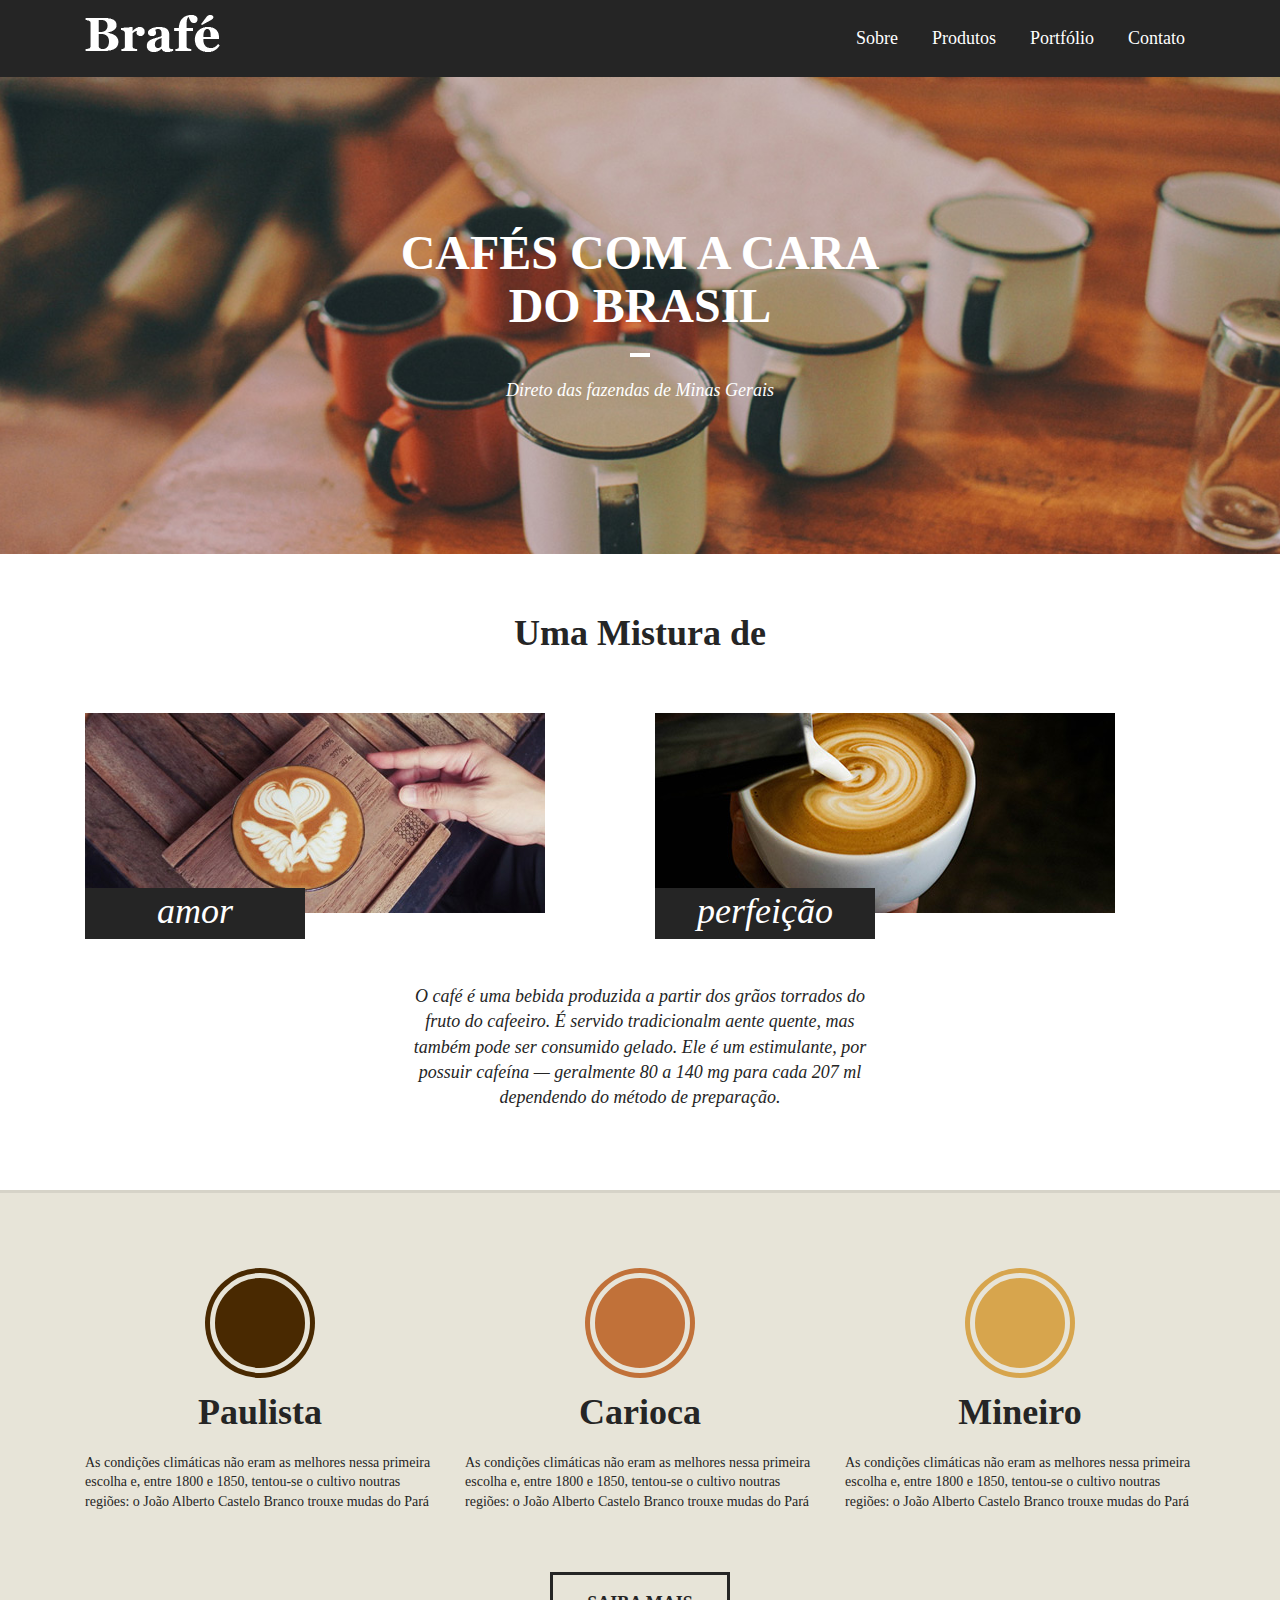
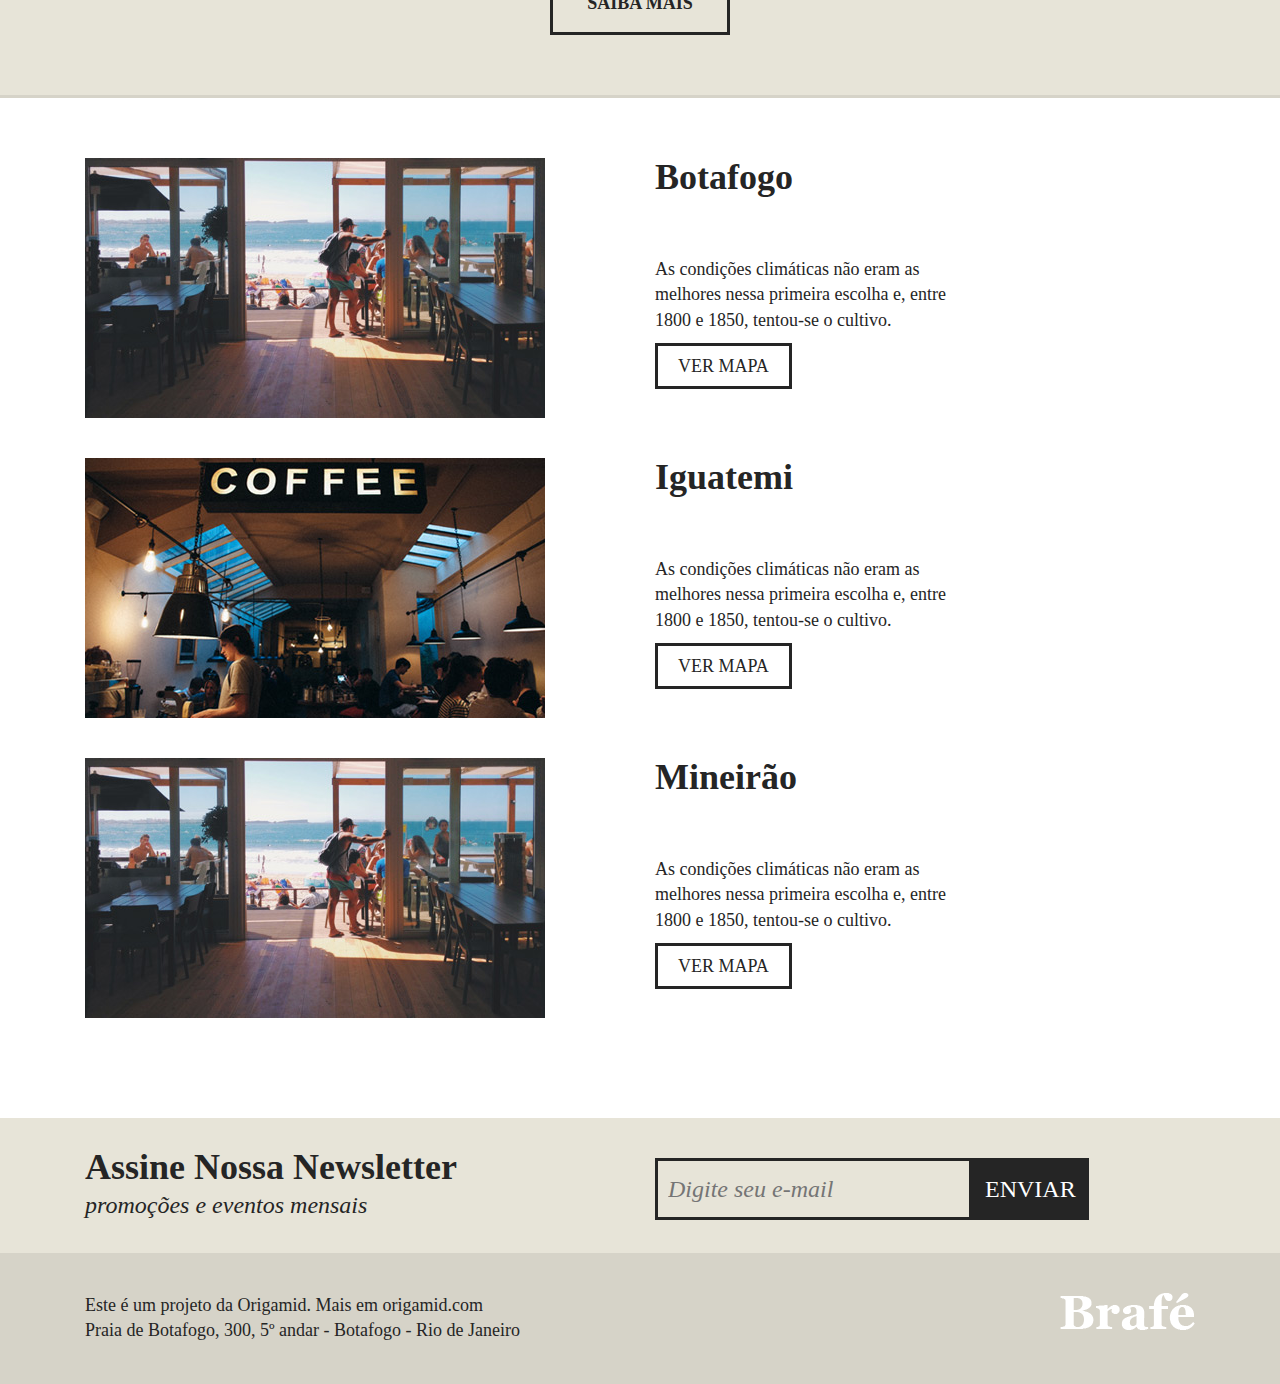
<file: brafe-1-bootstrap/index.html>
<!DOCTYPE html>
<html>
<head>
	<title>Brafé 1</title>
	<meta charset="utf-8">
	<meta name="viewport" content="width=device-width, initial-scale=1, shrink-to-fit=no">
	<link rel="stylesheet" type="text/css" href="css/bootstrap.min.css">
	<link rel="stylesheet" type="text/css" href="css/style.css">
</head>
<body>
	
	<header class="menu">
		<div class="container">
			<div class="row">
				<a class="menu-logo col-md-4" href="#"><img src="img/brafe.png" alt="Brafé"></a>	
				<nav class="menu-nav col-md-8">
					<ul>
						<li><a href="#">Sobre</a></li>
						<li><a href="#">Produtos</a></li>
						<li><a href="#">Portfólio</a></li>
						<li><a href="#">Contato</a></li>
					</ul>
				</nav>
			</div>
		</div>
	</header>
	
	<main class="intro">
		<h1>Cafés com a cara<br>do Brasil</h1>
		<p>Direto das fazendas de Minas Gerais</p>
	</main>
	
	<section class="sobre container">
		<h2>Uma Mistura de</h2>
		<div class="row">
			<div class="col-sm sobre-item">
				<img src="img/cafe-1.jpg">
				<h3>amor</h3>
			</div>
			<div class="col-sm sobre-item">
				<img src="img/cafe-2.jpg">
				<h3>perfeição</h3>
			</div>
		</div>
		<p>O café é uma bebida produzida a partir dos grãos torrados do fruto do cafeeiro. É servido tradicionalm
aente quente, mas também pode ser consumido gelado. Ele é um estimulante, por possuir cafeína — geralmente 80 a 140 mg para cada 207 ml dependendo do método de preparação.</p>
	</section>
	
	<section class="produtos">
		<div class="container">
			<div class="row">
				<div class="produtos-item col-sm">
					<h2 class="produtos-paulista">Paulista</h2>
					<p>As condições climáticas não eram as melhores nessa primeira escolha e, entre 1800 e 1850, tentou-se o cultivo noutras regiões: o João Alberto Castelo Branco trouxe mudas do Pará</p>
				</div>
				<div class="produtos-item col-sm">
					<h2 class="produtos-carioca">Carioca</h2>
					<p>As condições climáticas não eram as melhores nessa primeira escolha e, entre 1800 e 1850, tentou-se o cultivo noutras regiões: o João Alberto Castelo Branco trouxe mudas do Pará</p>
				</div>
				<div class="produtos-item col-sm">
					<h2 class="produtos-mineiro">Mineiro</h2>
					<p>As condições climáticas não eram as melhores nessa primeira escolha e, entre 1800 e 1850, tentou-se o cultivo noutras regiões: o João Alberto Castelo Branco trouxe mudas do Pará</p>
				</div>
			</div>
			<a class="produtos-btn" href="#">Saiba Mais</a>
		</div>
	</section>
	
	<section class="locais container">
		<div class="locais-item row">
			<div class="col-sm">
				<img src="img/botafogo.jpg" alt="Brafé unidade Botafogo">
			</div>
			<div class="col-sm">
				<h2>Botafogo</h2>
				<p>As condições climáticas não eram as melhores nessa primeira escolha e, entre 1800 e 1850, tentou-se o cultivo.</p>
				<a href="#">Ver Mapa</a>
			</div>
		</div>
		
		<div class="locais-item row">
			<div class="col-sm">
				<img src="img/iguatemi.jpg" alt="Brafé unidade Iguatemi">
			</div>
			<div class="col-sm">
				<h2>Iguatemi</h2>
				<p>As condições climáticas não eram as melhores nessa primeira escolha e, entre 1800 e 1850, tentou-se o cultivo.</p>
				<a href="#">Ver Mapa</a>
			</div>
		</div>
		
		<div class="locais-item row">
			<div class="col-sm">
				<img src="img/botafogo.jpg" alt="Brafé unidade Mineirão">
			</div>
			<div class="col-sm">
				<h2>Mineirão</h2>
				<p>As condições climáticas não eram as melhores nessa primeira escolha e, entre 1800 e 1850, tentou-se o cultivo.</p>
				<a href="#">Ver Mapa</a>
			</div>
		</div>
	
	</section>
	
	<section class="assine">
		<div class="container">
			<div class="row">
				<div class="assine-info col-sm">
					<h2>Assine Nossa Newsletter</h2>
					<p>promoções e eventos mensais</p>
				</div>
				<form class="col-sm">
					<label>E-mail</label>
					<input type="text" placeholder="Digite seu e-mail">
					<button type="submit">Enviar</button>
				</form>
			</div>
		</div>
	</section>
	
	<footer class="footer">
		<div class="container">
			<div class="row">
				<p class="col-sm-8">Este é um projeto da Origamid. Mais em origamid.com<br>Praia de Botafogo, 300, 5º andar - Botafogo - Rio de Janeiro</p>
				<div class="col-sm">
					<img src="img/brafe.png" alt="Brafé">
				</div>
			</div>
		</div>
	</footer>
	
</body>
</html>
</file>
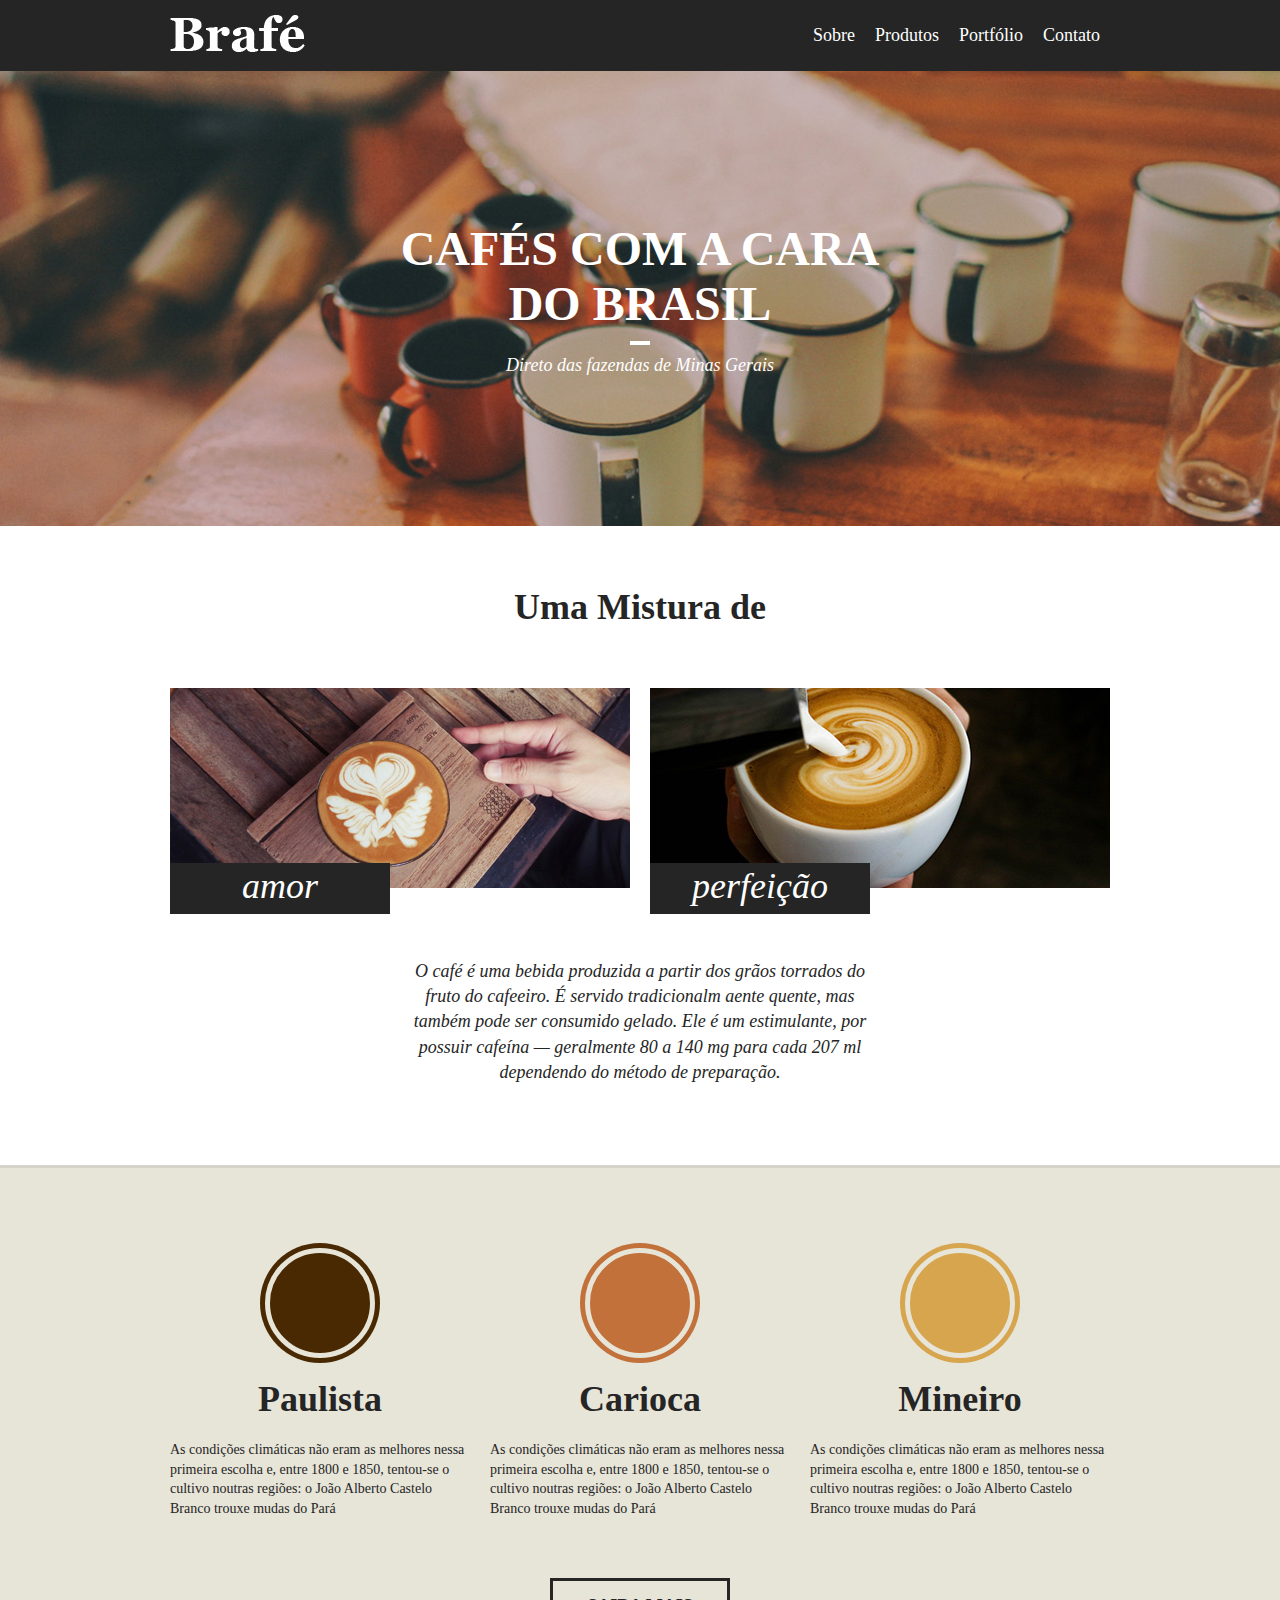
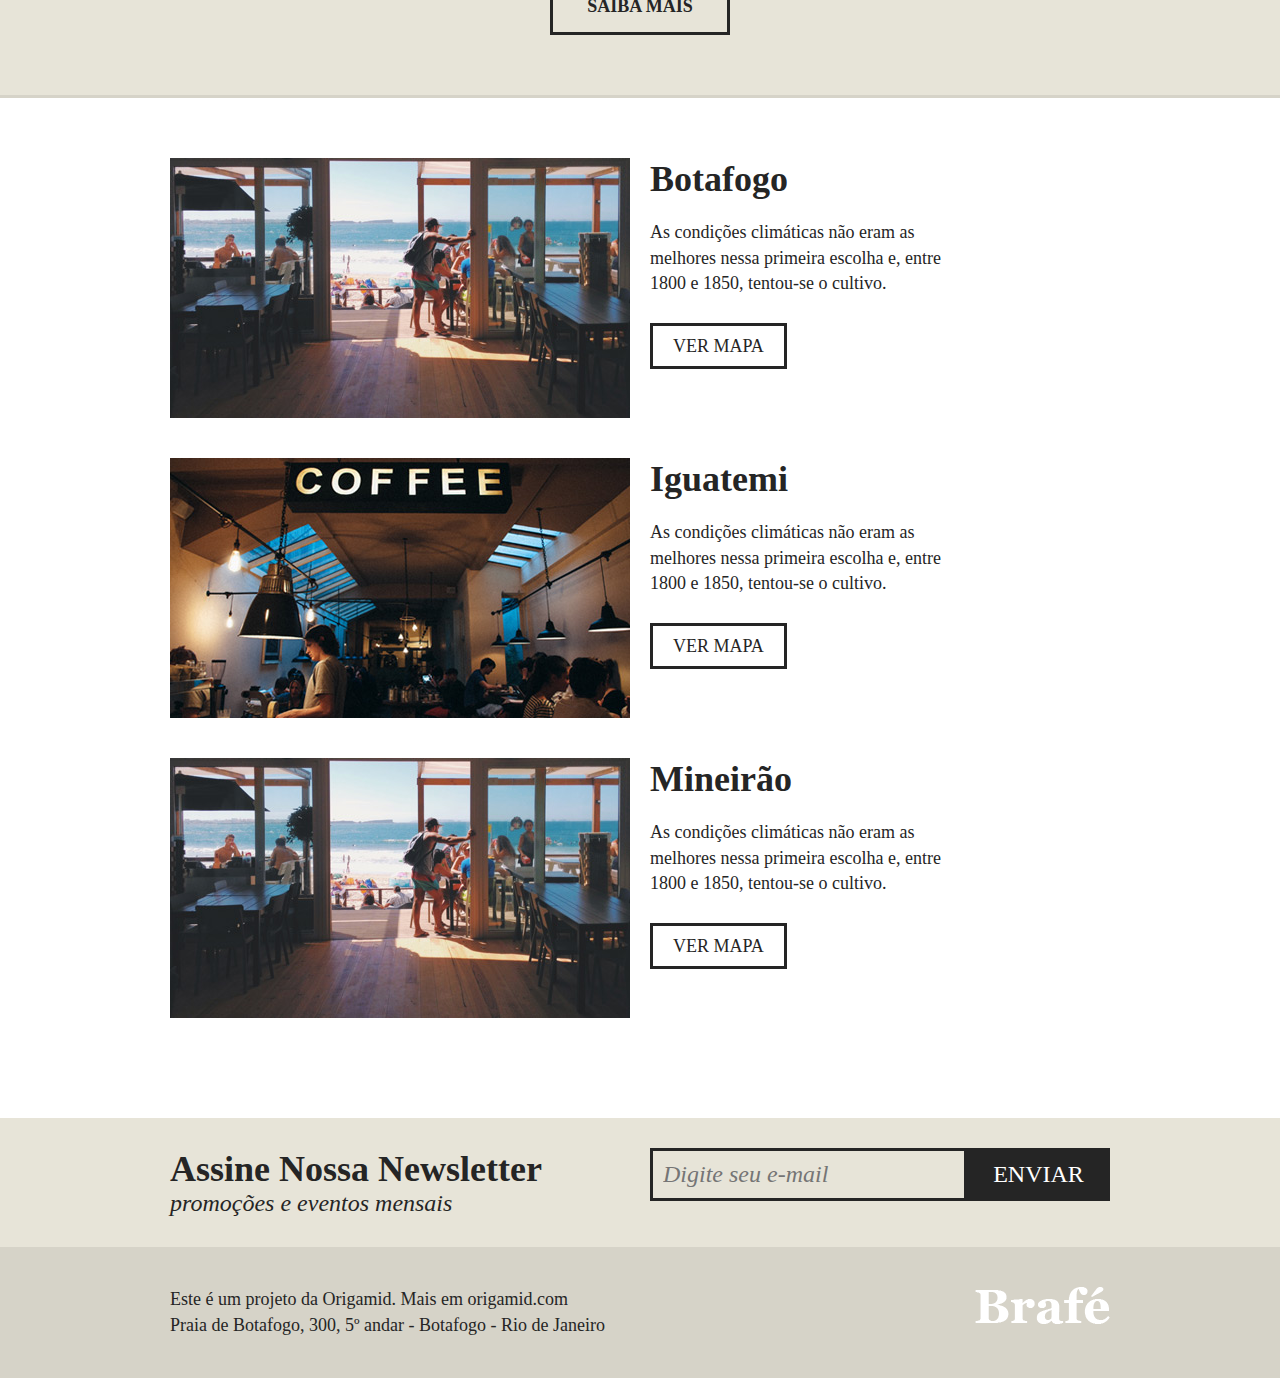
<file: brafe-1-flexbox/index.html>
<!DOCTYPE html>
<html>
<head>
	<title>Brafé 1</title>
	<meta charset="utf-8">
	<meta name="viewport" content="width=device-width, initial-scale=1, shrink-to-fit=no">
	<link rel="stylesheet" type="text/css" href="css/style.css">
</head>
<body>
	
	<header class="menu">
		<div class="container">
			<a class="menu-logo" href="#"><img src="img/brafe.png" alt="Brafé"></a>	
			<nav class="menu-nav">
				<ul>
					<li><a href="#">Sobre</a></li>
					<li><a href="#">Produtos</a></li>
					<li><a href="#">Portfólio</a></li>
					<li><a href="#">Contato</a></li>
				</ul>
			</nav>
		</div>
	</header>
	
	<main class="intro">
		<h1>Cafés com a cara<br>do Brasil</h1>
		<p>Direto das fazendas de Minas Gerais</p>
	</main>
	
	<section class="sobre">
		<h2>Uma Mistura de</h2>
		<div class="container">
			<div class="sobre-item">
				<img src="img/cafe-1.jpg">
				<h3>amor</h3>
			</div>
			<div class="sobre-item">
				<img src="img/cafe-2.jpg">
				<h3>perfeição</h3>
			</div>
		</div>
		<p>O café é uma bebida produzida a partir dos grãos torrados do fruto do cafeeiro. É servido tradicionalm
aente quente, mas também pode ser consumido gelado. Ele é um estimulante, por possuir cafeína — geralmente 80 a 140 mg para cada 207 ml dependendo do método de preparação.</p>
	</section>
	
	<section class="produtos">
		<div class="container">
			<div class="produtos-item">
				<h2 class="produtos-paulista">Paulista</h2>
				<p>As condições climáticas não eram as melhores nessa primeira escolha e, entre 1800 e 1850, tentou-se o cultivo noutras regiões: o João Alberto Castelo Branco trouxe mudas do Pará</p>
			</div>
			<div class="produtos-item">
				<h2 class="produtos-carioca">Carioca</h2>
				<p>As condições climáticas não eram as melhores nessa primeira escolha e, entre 1800 e 1850, tentou-se o cultivo noutras regiões: o João Alberto Castelo Branco trouxe mudas do Pará</p>
			</div>
			<div class="produtos-item">
				<h2 class="produtos-mineiro">Mineiro</h2>
				<p>As condições climáticas não eram as melhores nessa primeira escolha e, entre 1800 e 1850, tentou-se o cultivo noutras regiões: o João Alberto Castelo Branco trouxe mudas do Pará</p>
			</div>
		</div>
		<a class="produtos-btn" href="#">Saiba Mais</a>
	</section>
	
	<section class="locais">
		<div class="locais-item container">
			<div class="locais-img">
				<img src="img/botafogo.jpg" alt="Brafé unidade Botafogo">
			</div>
			<div class="locais-info">
				<h2>Botafogo</h2>
				<p>As condições climáticas não eram as melhores nessa primeira escolha e, entre 1800 e 1850, tentou-se o cultivo.</p>
				<a href="#">Ver Mapa</a>
			</div>
		</div>
		
		<div class="locais-item container">
			<div class="locais-img">
				<img src="img/iguatemi.jpg" alt="Brafé unidade Iguatemi">
			</div>
			<div class="locais-info">
				<h2>Iguatemi</h2>
				<p>As condições climáticas não eram as melhores nessa primeira escolha e, entre 1800 e 1850, tentou-se o cultivo.</p>
				<a href="#">Ver Mapa</a>
			</div>
		</div>
		
		<div class="locais-item container">
			<div class="locais-img">
				<img src="img/botafogo.jpg" alt="Brafé unidade Mineirão">
			</div>
			<div class="locais-info">
				<h2>Mineirão</h2>
				<p>As condições climáticas não eram as melhores nessa primeira escolha e, entre 1800 e 1850, tentou-se o cultivo.</p>
				<a href="#">Ver Mapa</a>
			</div>
		</div>
	
	</section>
	
	<section class="assine">
		<div class="container">
			<div class="assine-info">
				<h2>Assine Nossa Newsletter</h2>
				<p>promoções e eventos mensais</p>
			</div>
			<form>
				<label>E-mail</label>
				<input type="text" placeholder="Digite seu e-mail">
				<button type="submit">Enviar</button>
			</form>
		</div>
	</section>
	
	<footer class="footer">
		<div class="container">
			<p>Este é um projeto da Origamid. Mais em origamid.com<br>Praia de Botafogo, 300, 5º andar - Botafogo - Rio de Janeiro</p>
			<div class="footer-img">
				<img src="img/brafe.png" alt="Brafé">
			</div>
		</div>
	</footer>
	
</body>
</html>
</file>
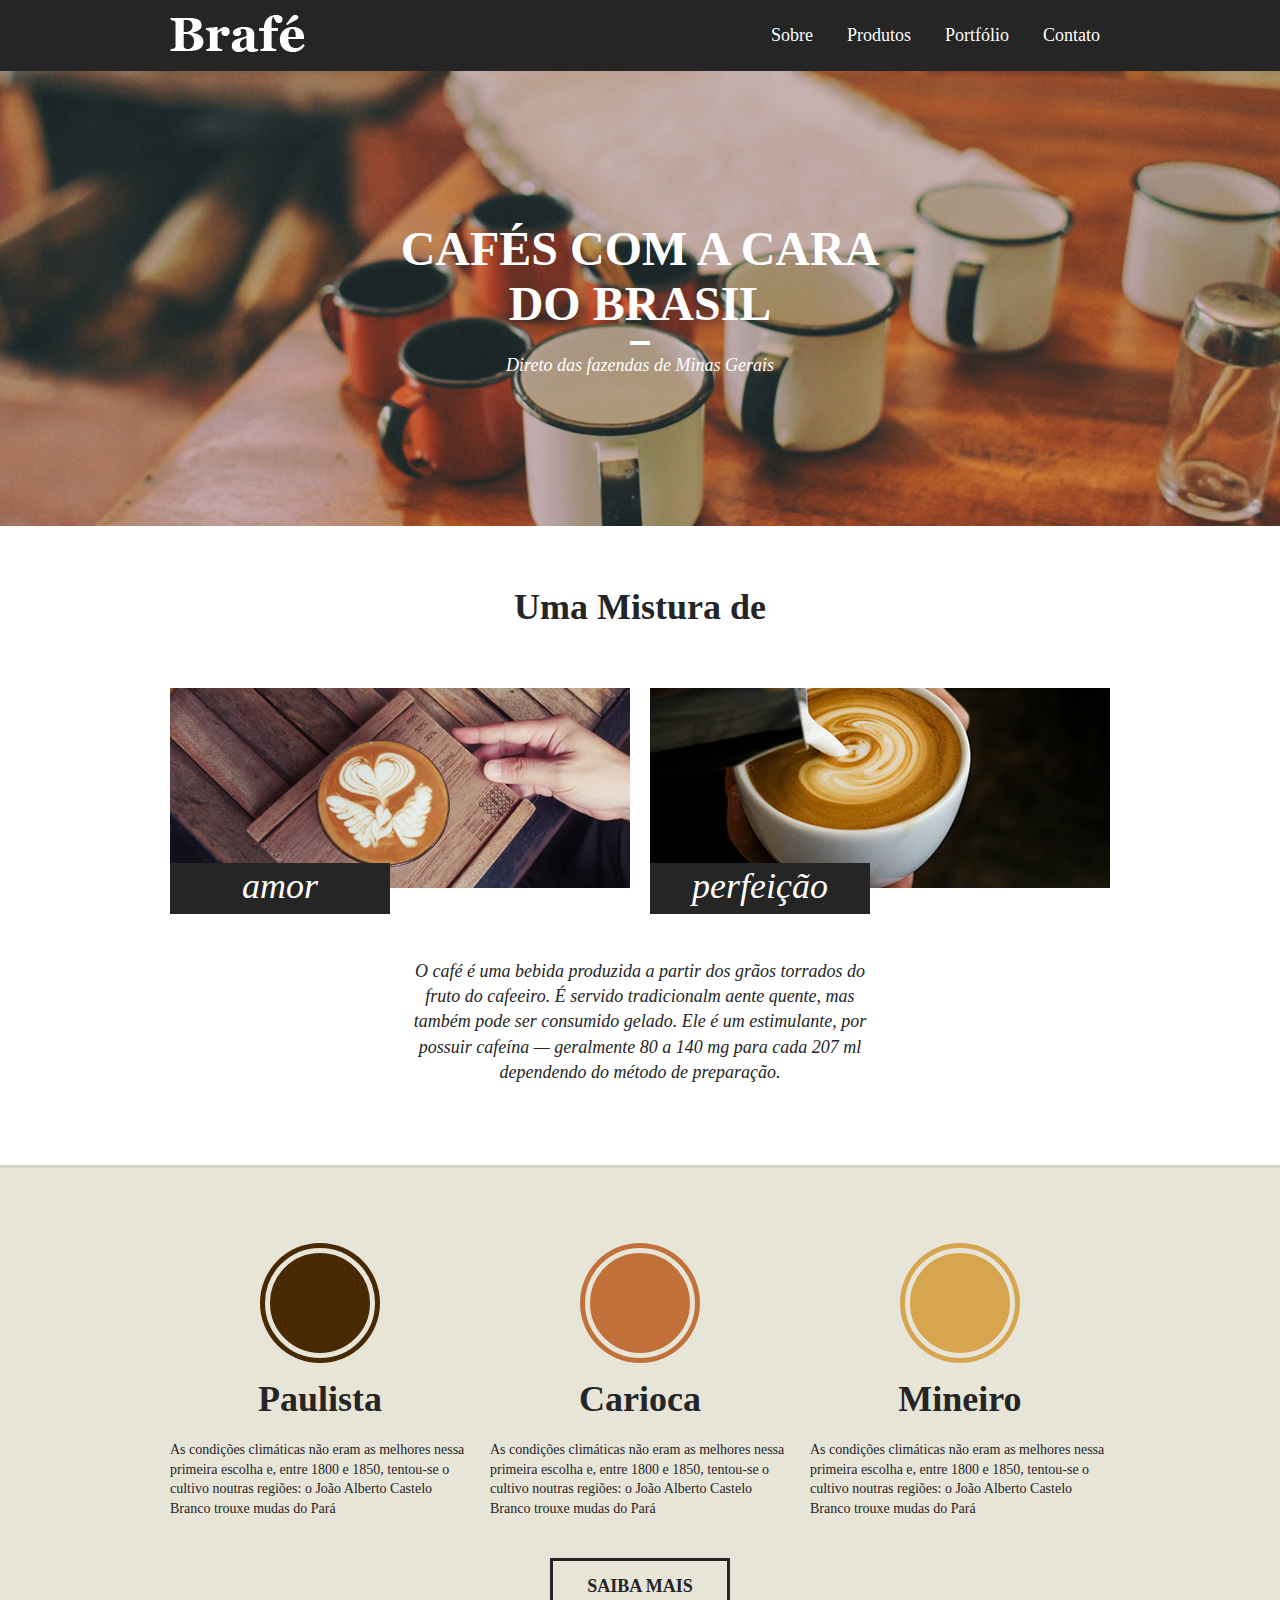
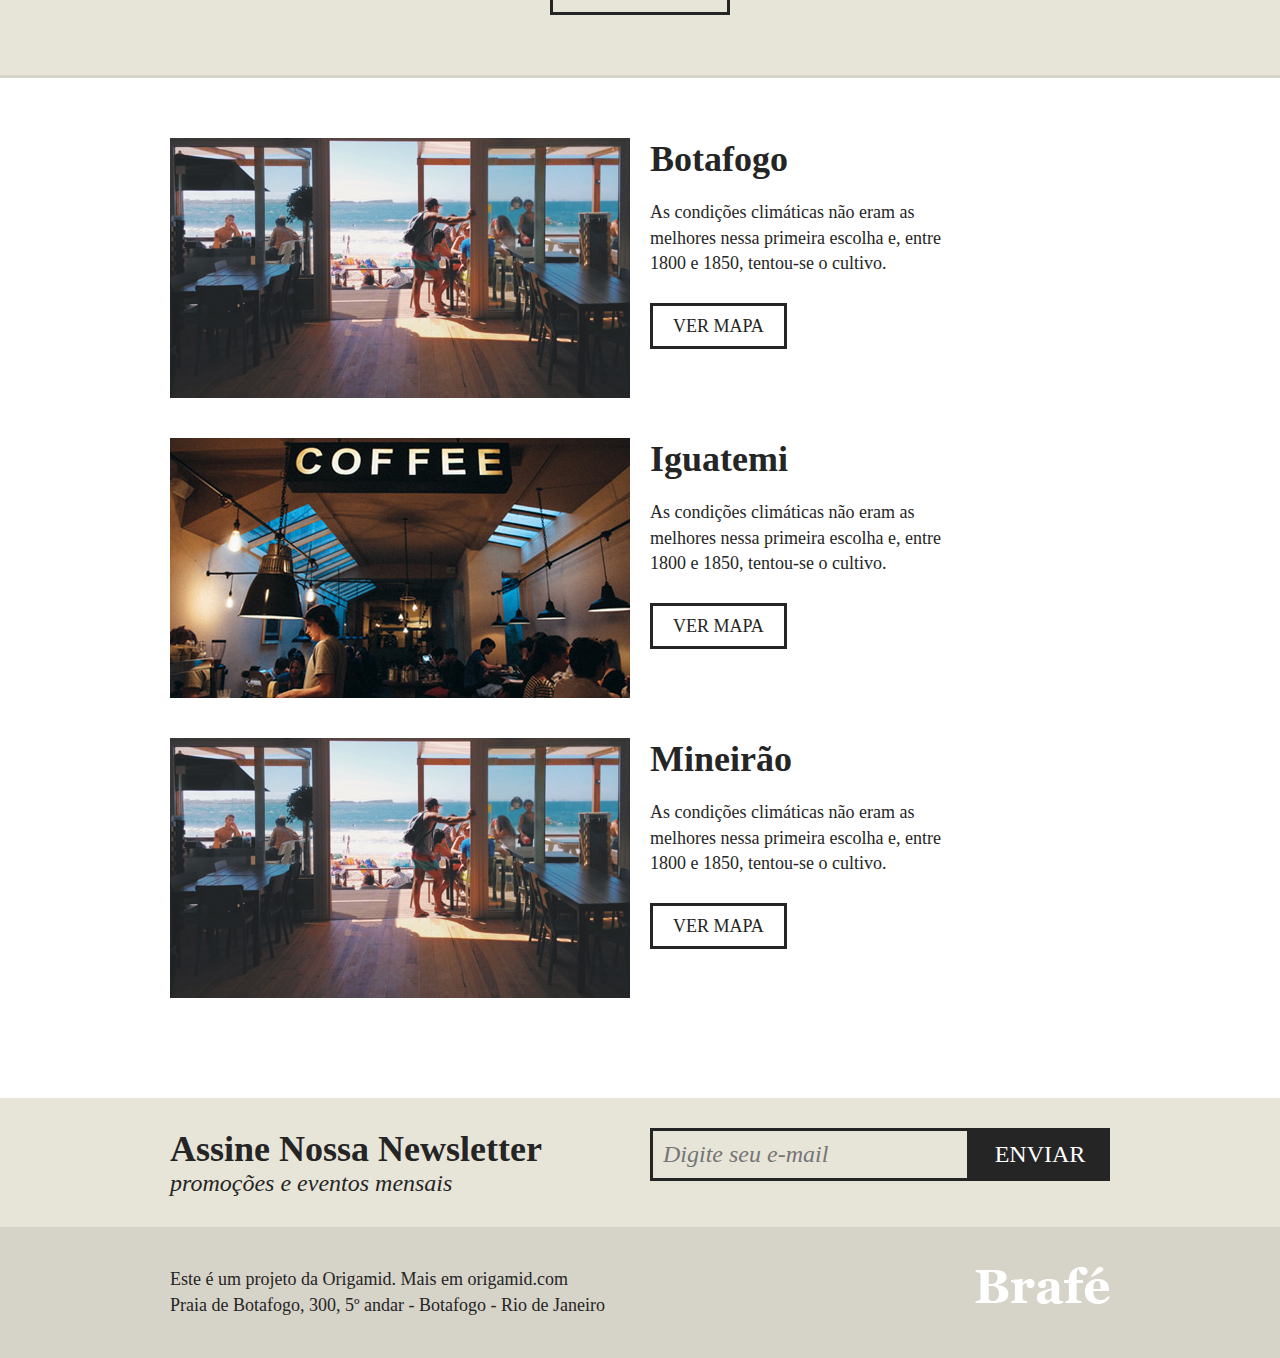
<file: brafe-1-grid/index.html>
<!DOCTYPE html>
<html>
<head>
	<title>Brafé 1</title>
	<meta charset="utf-8">
	<meta name="viewport" content="width=device-width, initial-scale=1, shrink-to-fit=no">
	<link rel="stylesheet" type="text/css" href="css/grid.css">
	<link rel="stylesheet" type="text/css" href="css/style.css">
</head>
<body>
	
	<header class="menu">
		<div class="container">
			<a class="menu-logo grid-4" href="#"><img src="img/brafe.png" alt="Brafé"></a>	
			<nav class="menu-nav grid-8">
				<ul>
					<li><a href="#">Sobre</a></li>
					<li><a href="#">Produtos</a></li>
					<li><a href="#">Portfólio</a></li>
					<li><a href="#">Contato</a></li>
				</ul>
			</nav>
		</div>
	</header>
	
	<main class="intro">
		<h1>Cafés com a cara<br>do Brasil</h1>
		<p>Direto das fazendas de Minas Gerais</p>
	</main>
	
	<section class="sobre container">
		<h2>Uma Mistura de</h2>
		<div class="container">
			<div class="sobre-item grid-6">
				<img src="img/cafe-1.jpg">
				<h3>amor</h3>
			</div>
			<div class="sobre-item grid-6">
				<img src="img/cafe-2.jpg">
				<h3>perfeição</h3>
			</div>
		</div>
		<p>O café é uma bebida produzida a partir dos grãos torrados do fruto do cafeeiro. É servido tradicionalm
aente quente, mas também pode ser consumido gelado. Ele é um estimulante, por possuir cafeína — geralmente 80 a 140 mg para cada 207 ml dependendo do método de preparação.</p>
	</section>
	
	<section class="produtos">
		<div class="container">
			<div class="produtos-item grid-4">
				<h2 class="produtos-paulista">Paulista</h2>
				<p>As condições climáticas não eram as melhores nessa primeira escolha e, entre 1800 e 1850, tentou-se o cultivo noutras regiões: o João Alberto Castelo Branco trouxe mudas do Pará</p>
			</div>
			<div class="produtos-item grid-4">
				<h2 class="produtos-carioca">Carioca</h2>
				<p>As condições climáticas não eram as melhores nessa primeira escolha e, entre 1800 e 1850, tentou-se o cultivo noutras regiões: o João Alberto Castelo Branco trouxe mudas do Pará</p>
			</div>
			<div class="produtos-item grid-4">
				<h2 class="produtos-mineiro">Mineiro</h2>
				<p>As condições climáticas não eram as melhores nessa primeira escolha e, entre 1800 e 1850, tentou-se o cultivo noutras regiões: o João Alberto Castelo Branco trouxe mudas do Pará</p>
			</div>
		</div>
		<a class="produtos-btn" href="#">Saiba Mais</a>
	</section>
	
	<section class="locais">
		<div class="locais-item container">
			<div class="grid-6">
				<img src="img/botafogo.jpg" alt="Brafé unidade Botafogo">
			</div>
			<div class="grid-6">
				<h2>Botafogo</h2>
				<p>As condições climáticas não eram as melhores nessa primeira escolha e, entre 1800 e 1850, tentou-se o cultivo.</p>
				<a href="#">Ver Mapa</a>
			</div>
		</div>
		
		<div class="locais-item container">
			<div class="grid-6">
				<img src="img/iguatemi.jpg" alt="Brafé unidade Iguatemi">
			</div>
			<div class="grid-6">
				<h2>Iguatemi</h2>
				<p>As condições climáticas não eram as melhores nessa primeira escolha e, entre 1800 e 1850, tentou-se o cultivo.</p>
				<a href="#">Ver Mapa</a>
			</div>
		</div>
		
		<div class="locais-item container">
			<div class="grid-6">
				<img src="img/botafogo.jpg" alt="Brafé unidade Mineirão">
			</div>
			<div class="grid-6">
				<h2>Mineirão</h2>
				<p>As condições climáticas não eram as melhores nessa primeira escolha e, entre 1800 e 1850, tentou-se o cultivo.</p>
				<a href="#">Ver Mapa</a>
			</div>
		</div>
	
	</section>
	
	<section class="assine">
		<div class="container">
			<div class="assine-info grid-6">
				<h2>Assine Nossa Newsletter</h2>
				<p>promoções e eventos mensais</p>
			</div>
			<form class="grid-6">
				<label>E-mail</label>
				<input type="text" placeholder="Digite seu e-mail">
				<button type="submit">Enviar</button>
			</form>
		</div>
	</section>
	
	<footer class="footer">
		<div class="container">
			<p class="grid-8">Este é um projeto da Origamid. Mais em origamid.com<br>Praia de Botafogo, 300, 5º andar - Botafogo - Rio de Janeiro</p>
			<div class="grid-4">
				<img src="img/brafe.png" alt="Brafé">
			</div>
		</div>
	</footer>
	
</body>
</html>
</file>
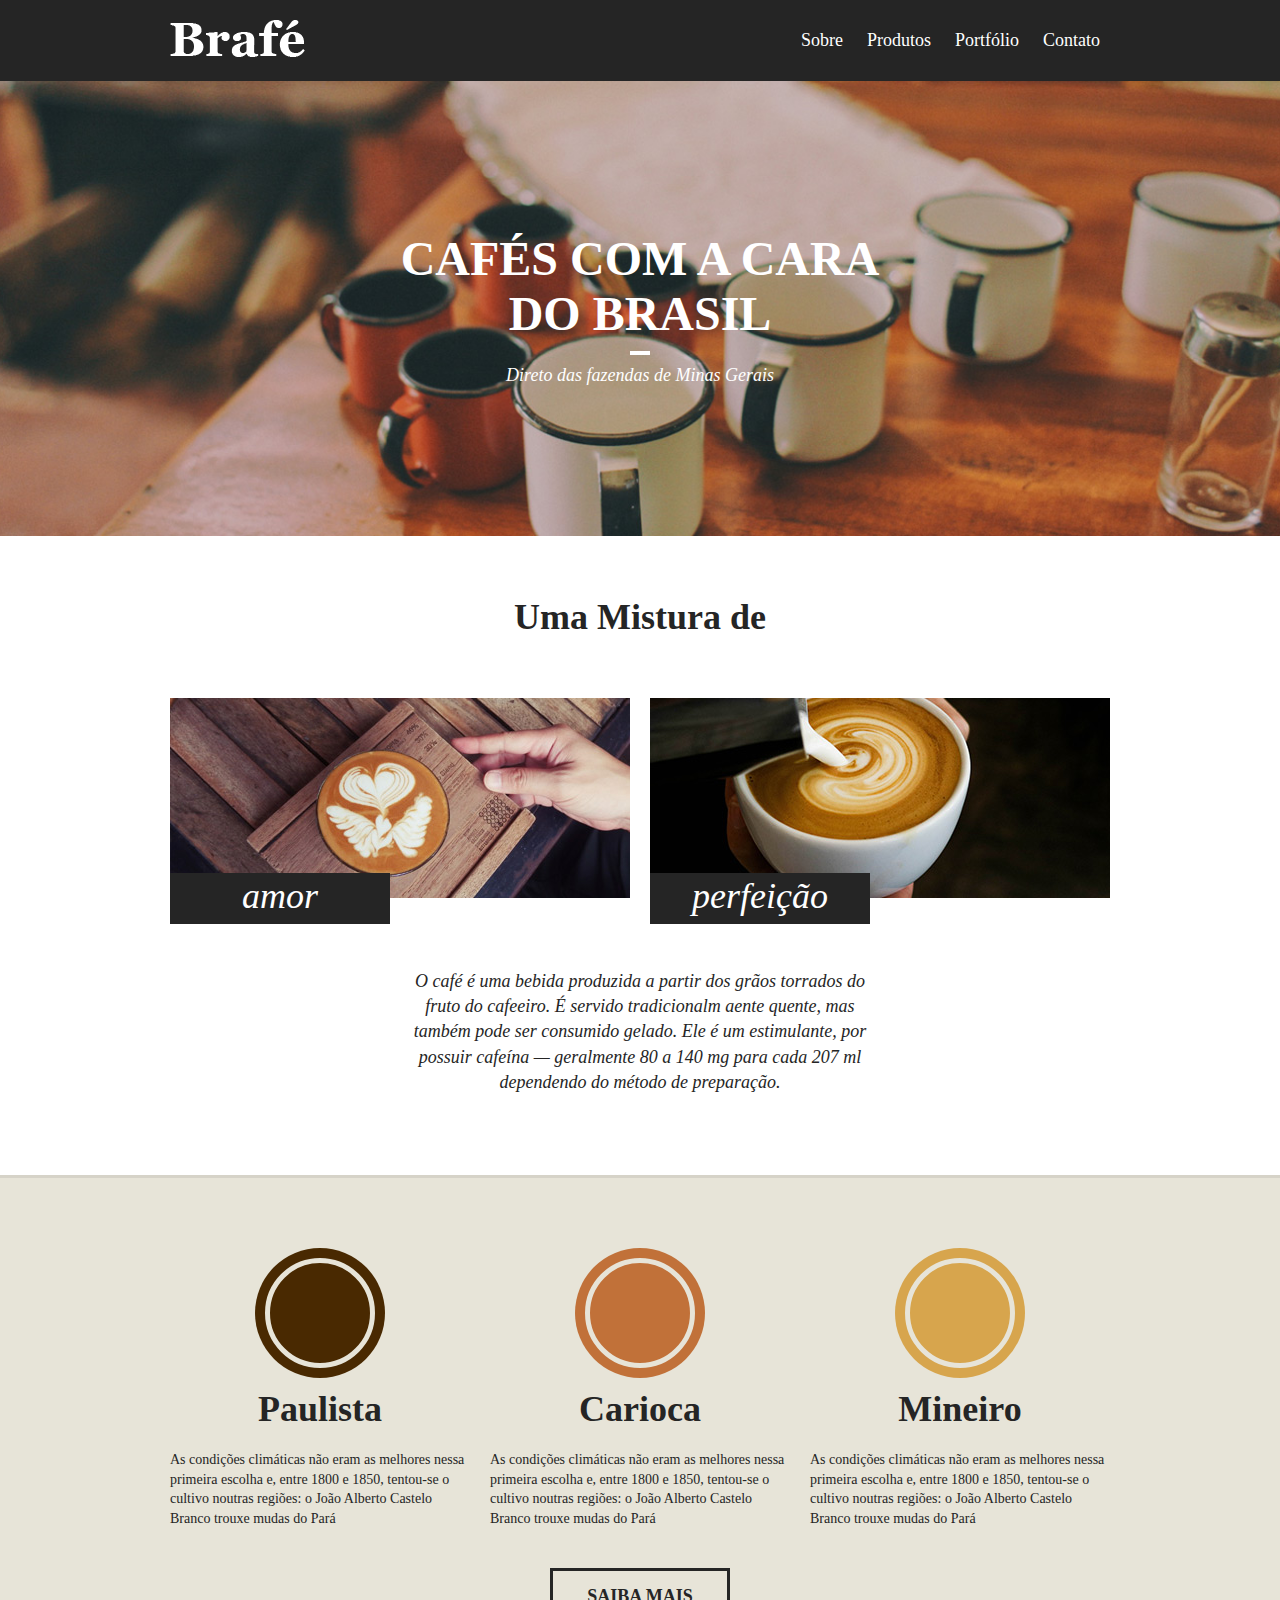
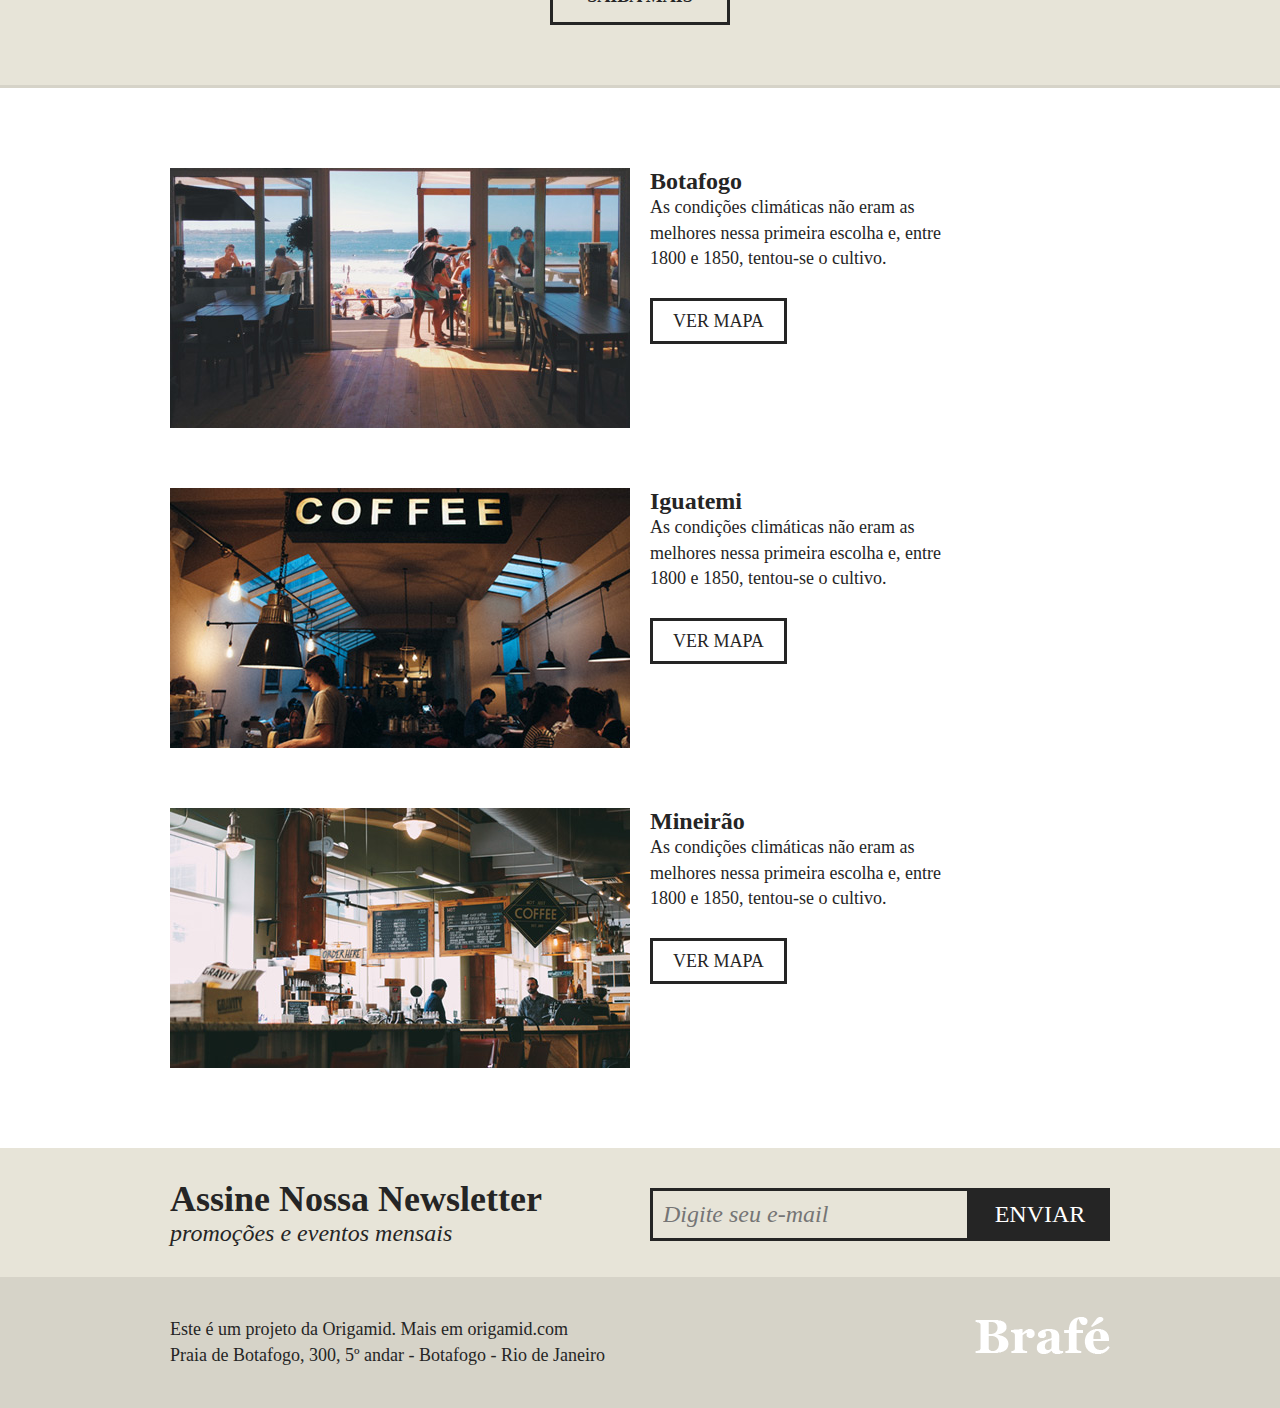
<file: Brafe-puro-master/index.html>
<!DOCTYPE html>
<html lang="pt-br">
<head>
    <meta charset="UTF-8">
    <meta name="viewport" content="width=device-width, initial-scale=1, shrink-to-fit=no">
    <title>Brafé 1</title>
    <link rel="stylesheet" href="css/style.css">
</head>
<body>
    <header class="menu">
        <div class="menu-container">
            <a class="menu-logo" href="#"><img src="img/brafe.png" alt="Brafé"></a>
            <nav class="menu-nav">
                <ul>
                    <li><a href="#">Sobre</a></li>
                    <li><a href="#">Produtos</a></li>
                    <li><a href="#">Portfólio</a></li>
                    <li><a href="#">Contato</a></li>
                </ul>
            </nav>
        </div>
    </header>
    <main class="intro">
        <h1>Cafés com a cara<br>do Brasil</h1>
        <p>Direto das fazendas de Minas Gerais</p>
    </main>

    <section class="sobre">
        <h2>Uma Mistura de</h2>
        <div class="sobre-container">
            <div class="sobre-item">
                <img src="img/cafe-1.jpg">
                <h3>amor</h3>
            </div>
            <div class="sobre-item">
                <img src="img/cafe-2.jpg">
                <h3>perfeição</h3>
            </div>
        </div>
        <p>O café é uma bebida produzida a partir dos grãos torrados do fruto do cafeeiro. É servido tradicionalm aente quente, mas também pode ser consumido gelado. Ele é um estimulante, por possuir cafeína — geralmente 80 a 140 mg para cada 207 ml dependendo do método de preparação.</p>
    </section>

    <section class="produtos">
        <div class="produtos-container">
            <div class="produtos-item">
                <h2 class="produtos-paulista">Paulista</h2>
                <p>As condições climáticas não eram as melhores nessa primeira escolha e, entre 1800 e 1850, tentou-se o cultivo noutras regiões: o João Alberto Castelo Branco trouxe mudas do Pará</p>
            </div>
            <div class="produtos-item">
                <h2 class="produtos-carioca">Carioca</h2>
                <p>As condições climáticas não eram as melhores nessa primeira escolha e, entre 1800 e 1850, tentou-se o cultivo noutras regiões: o João Alberto Castelo Branco trouxe mudas do Pará</p>
            </div>
            <div class="produtos-item">
                <h2 class="produtos-mineiro">Mineiro</h2>
                <p>As condições climáticas não eram as melhores nessa primeira escolha e, entre 1800 e 1850, tentou-se o cultivo noutras regiões: o João Alberto Castelo Branco trouxe mudas do Pará</p>
            </div>
        </div>
        <a class="produtos-btn" href="#">Saiba mais</a>
    </section>

    <section class="locais">
        <div class="locais-item">
            <img src="img/botafogo.jpg" alt="Brafé unidade Botafogo">
            <div>
                <h2>Botafogo</h2>
                <p>As condições climáticas não eram as melhores nessa primeira escolha e, entre 1800 e 1850, tentou-se o cultivo.</p>
                <a href="#">Ver mapa</a>
            </div>
        </div>
        <div class="locais-item">
            <img src="img/iguatemi.jpg" alt="Brafé unidade Iguatemi">
            <div>
                <h2>Iguatemi</h2>
                <p>As condições climáticas não eram as melhores nessa primeira escolha e, entre 1800 e 1850, tentou-se o cultivo.</p>
                <a href="#">Ver mapa</a>
            </div>
        </div>
        <div class="locais-item">
            <img src="img/mineirao.jpg" alt="Brafé unidade Mineirão">
            <div>
                <h2>Mineirão</h2>
                <p>As condições climáticas não eram as melhores nessa primeira escolha e, entre 1800 e 1850, tentou-se o cultivo.</p>
                <a href="#">Ver mapa</a>
            </div>
        </div>

    </section>

    <section class="assine">
        <div class="assine-container">
            <div class="assine-info">
                <h2>Assine Nossa Newsletter</h2>
                <p>promoções e eventos mensais</p>
            </div>
            <form>
                <label>E-mail</label>
                <input type="text" placeholder="Digite seu e-mail">
                <button type="submit">Enviar</button>
            </form>
        </div>
    </section>

    <footer class="footer">
        <div class="footer-container">
            <p>Este é um projeto da Origamid. Mais em origamid.com<br>Praia de Botafogo, 300, 5º andar - Botafogo - Rio de Janeiro</p>
            <img src="img/brafe.png" alt="Brafé">
        </div>
    </footer>

</body>
</html>
</file>
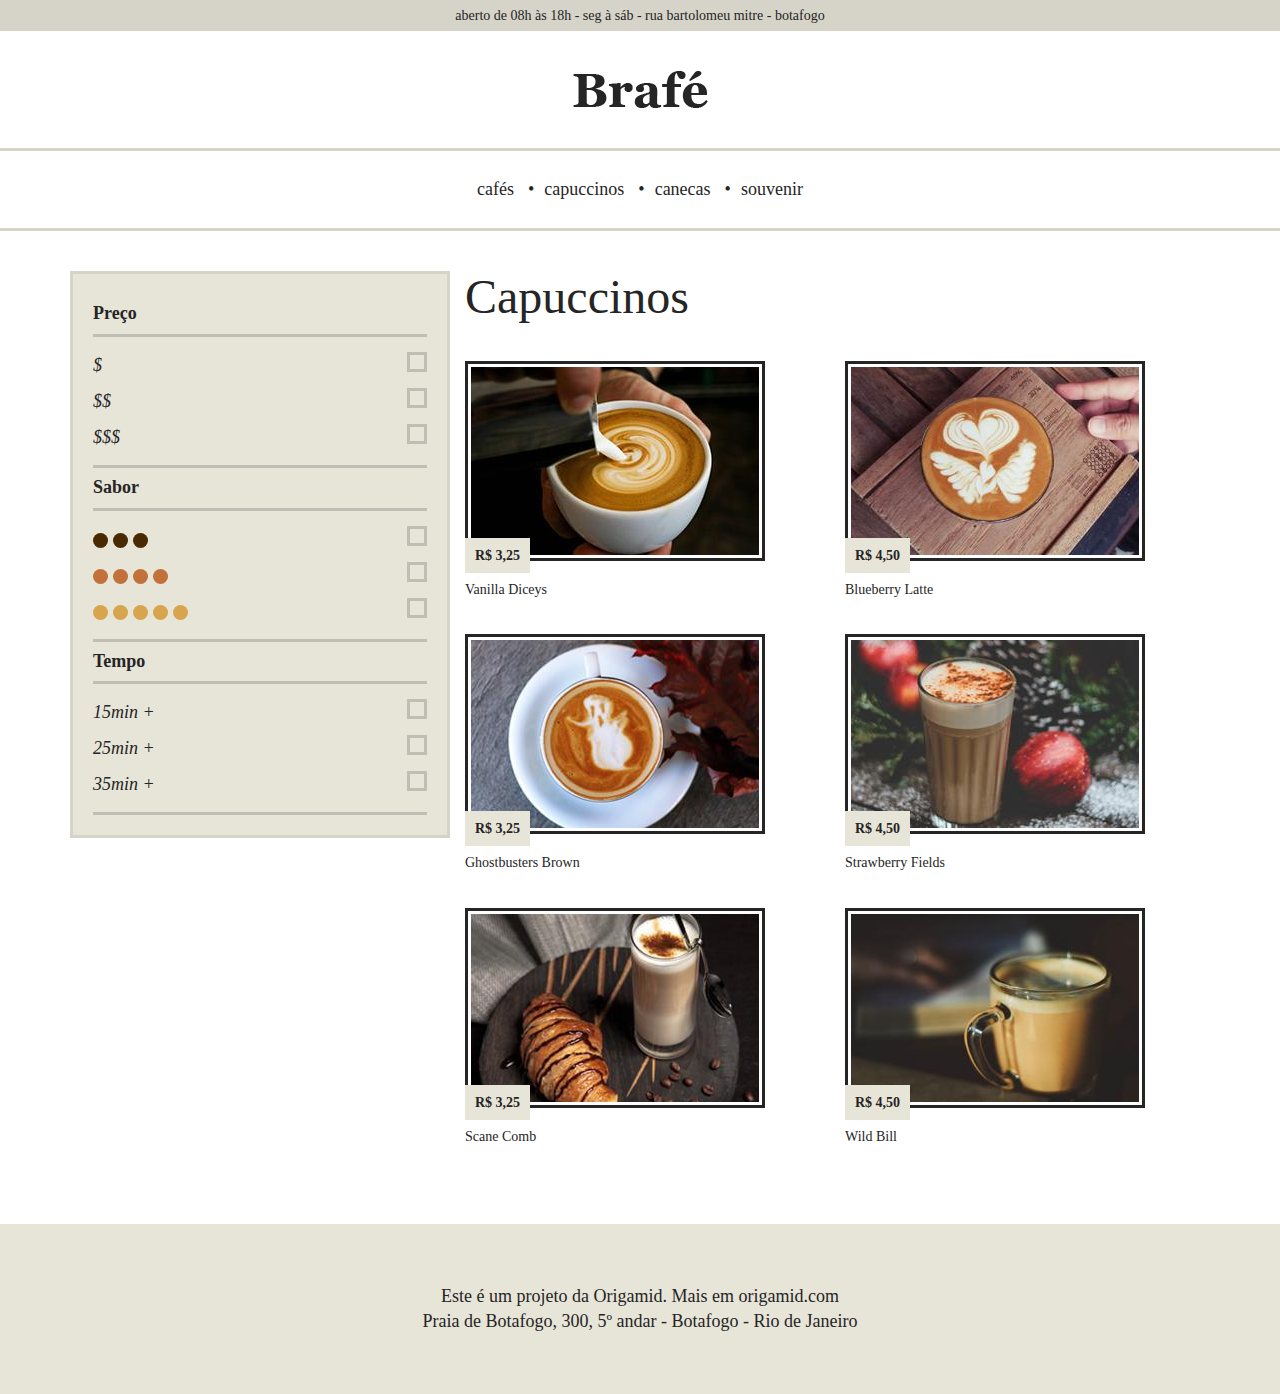
<file: brafe-2/brafe-2-bootstrap/index.html>
<!DOCTYPE html>
<html>
<head>
	<title>Brafé 2</title>
	<meta charset="utf-8">
	<meta name="viewport" content="width=device-width, initial-scale=1, shrink-to-fit=no">
	<link rel="stylesheet" type="text/css" href="css/bootstrap.min.css">
	<link rel="stylesheet" type="text/css" href="css/style.css">
</head>
<body>
	
	<header>
		<div class="header-informacoes">
			<p>aberto de 08h às 18h - seg à sáb - rua bartolomeu mitre - botafogo</p>
		</div>
		<a class="header-logo" href="index.html">
			<img src="img/brafe.png" alt="Brafé">
		</a>
		<nav class="header-menu">
			<ul>
				<li><a href="#">cafés</a></li>
				<li><a href="#">capuccinos</a></li>
				<li><a href="#">canecas</a></li>
				<li><a href="#">souvenir</a></li>
			</ul>
		</nav>
	</header>
	
	<div class="container">
		<div class="row">
			<nav class="filtro col-md-4">
				<h2>Preço</h2>
				<ul>
					<li>$</li>
					<li>$$</li>
					<li>$$$</li>
				</ul>
				<h2>Sabor</h2>
				<ul class="sabor">
					<li><span class="sabor-3">Marrom</span></li>
					<li><span class="sabor-4">Laranja</span></li>
					<li><span class="sabor-5">Amarelo</span></li>
				</ul>
				<h2>Tempo</h2>
				<ul>
					<li>15min +</li>
					<li>25min +</li>
					<li>35min +</li>
				</ul>
			</nav>
			
			<section class="produtos col-md-8">
				<h1>Capuccinos</h1>
				<ul class="row">
					<li class="col-6">
						<img src="img/cafe-1.jpg" alt="Café 1">
						<span>R$ 3,25</span>
						<h2>Vanilla Diceys</h2>
					</li>
					
					<li class="col-6">
						<img src="img/cafe-2.jpg" alt="Café 1">
						<span>R$ 4,50</span>
						<h2>Blueberry Latte</h2>
					</li>
					
					<li class="col-6">
						<img src="img/cafe-3.jpg" alt="Café 1">
						<span>R$ 3,25</span>
						<h2>Ghostbusters Brown</h2>
					</li>
					
					<li class="col-6">
						<img src="img/cafe-4.jpg" alt="Café 1">
						<span>R$ 4,50</span>
						<h2>Strawberry Fields</h2>
					</li>
					
					<li class="col-6">
						<img src="img/cafe-5.jpg" alt="Café 1">
						<span>R$ 3,25</span>
						<h2>Scane Comb</h2>
					</li>
					
					<li class="col-6">
						<img src="img/cafe-6.jpg" alt="Café 1">
						<span>R$ 4,50</span>
						<h2>Wild Bill</h2>
					</li>
				</ul>
			</section>
		</div>
	</div>
	
	<footer class="footer">
		<p>Este é um projeto da Origamid. Mais em origamid.com</p>
		<p>Praia de Botafogo, 300, 5º andar - Botafogo - Rio de Janeiro</p>
	</footer>
	
</body>
</html>
</file>
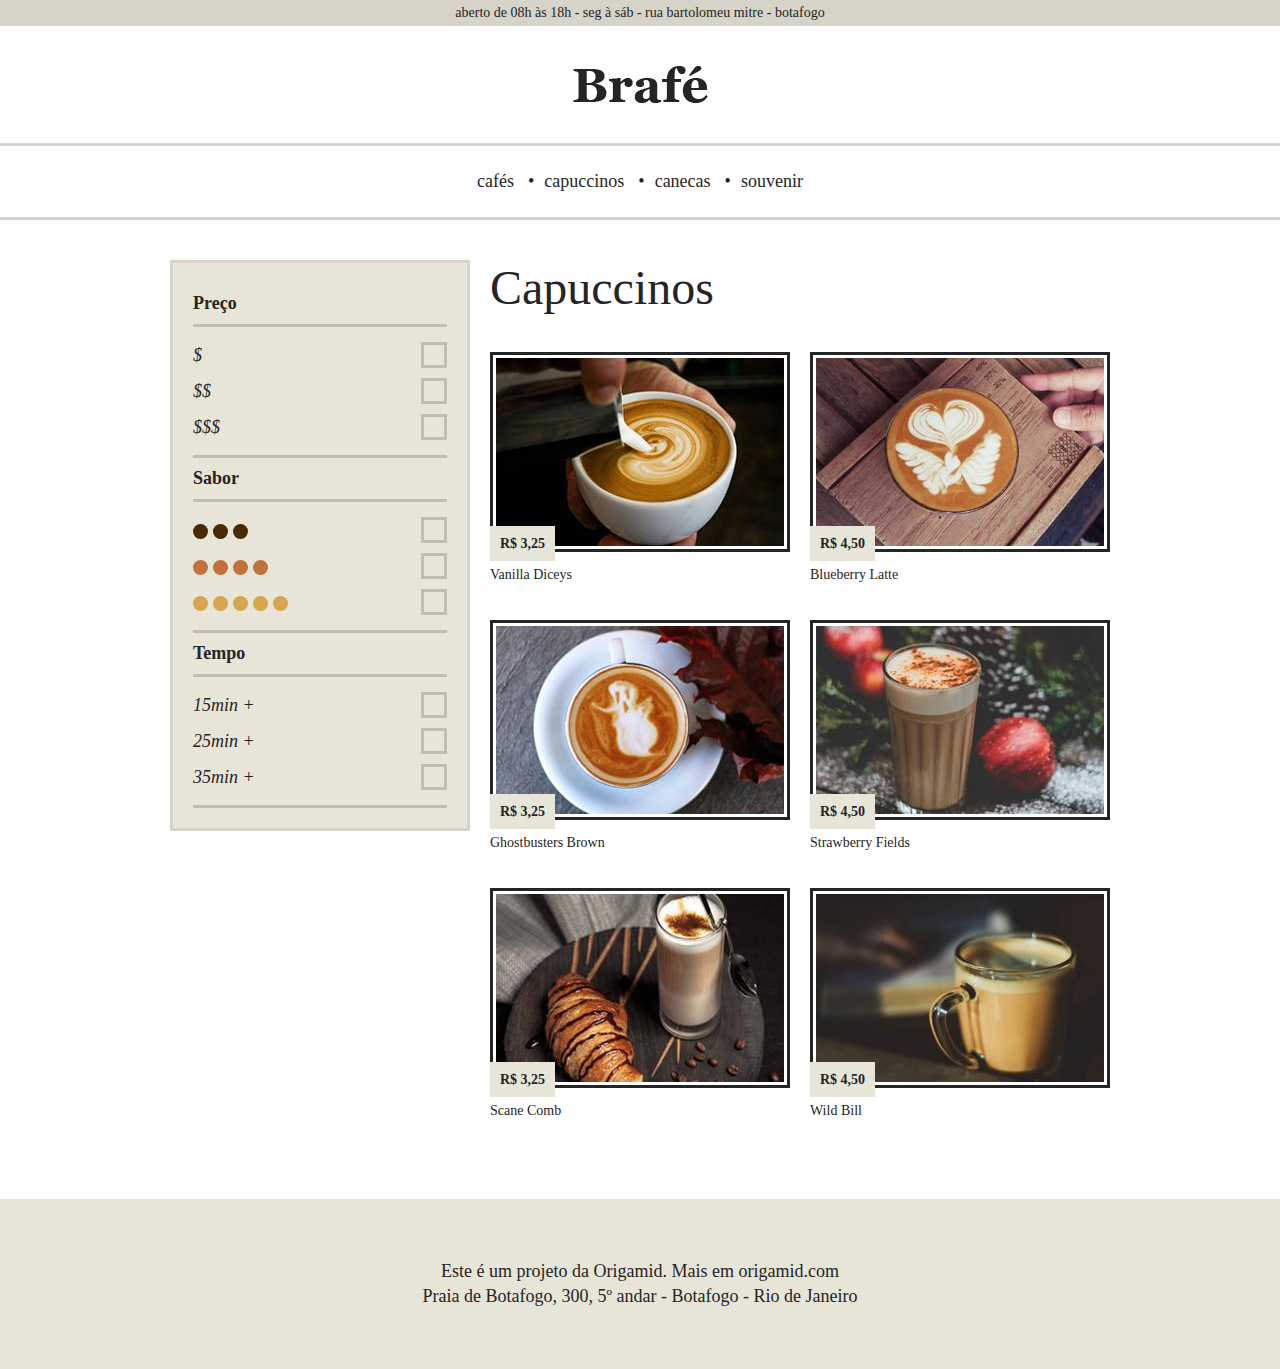
<file: brafe-2/brafe-2-flexbox/index.html>
<!DOCTYPE html>
<html>
<head>
	<title>Brafé 2</title>
	<meta charset="utf-8">
	<meta name="viewport" content="width=device-width, initial-scale=1, shrink-to-fit=no">
	<link rel="stylesheet" type="text/css" href="css/flex.css">
	<link rel="stylesheet" type="text/css" href="css/style.css">
</head>
<body>
	
	<header>
		<div class="header-informacoes">
			<p>aberto de 08h às 18h - seg à sáb - rua bartolomeu mitre - botafogo</p>
		</div>
		<a class="header-logo" href="index.html">
			<img src="img/brafe.png" alt="Brafé">
		</a>
		<nav class="header-menu">
			<ul>
				<li><a href="#">cafés</a></li>
				<li><a href="#">capuccinos</a></li>
				<li><a href="#">canecas</a></li>
				<li><a href="#">souvenir</a></li>
			</ul>
		</nav>
	</header>
	
	<div class="flex">
		<nav class="filtro flex-item-4">
			<h2>Preço</h2>
			<ul>
				<li>$</li>
				<li>$$</li>
				<li>$$$</li>
			</ul>
			<h2>Sabor</h2>
			<ul class="sabor">
				<li><span class="sabor-3">Marrom</span></li>
				<li><span class="sabor-4">Laranja</span></li>
				<li><span class="sabor-5">Amarelo</span></li>
			</ul>
			<h2>Tempo</h2>
			<ul>
				<li>15min +</li>
				<li>25min +</li>
				<li>35min +</li>
			</ul>
		</nav>
		
		<section class="produtos flex-item-8">
			<h1>Capuccinos</h1>
			<ul class="flex-row">
				<li class="flex-item-6">
					<img src="img/cafe-1.jpg" alt="Café 1">
					<span>R$ 3,25</span>
					<h2>Vanilla Diceys</h2>
				</li>
				
				<li class="flex-item-6">
					<img src="img/cafe-2.jpg" alt="Café 1">
					<span>R$ 4,50</span>
					<h2>Blueberry Latte</h2>
				</li>
				
				<li class="flex-item-6">
					<img src="img/cafe-3.jpg" alt="Café 1">
					<span>R$ 3,25</span>
					<h2>Ghostbusters Brown</h2>
				</li>
				
				<li class="flex-item-6">
					<img src="img/cafe-4.jpg" alt="Café 1">
					<span>R$ 4,50</span>
					<h2>Strawberry Fields</h2>
				</li>
				
				<li class="flex-item-6">
					<img src="img/cafe-5.jpg" alt="Café 1">
					<span>R$ 3,25</span>
					<h2>Scane Comb</h2>
				</li>
				
				<li class="flex-item-6">
					<img src="img/cafe-6.jpg" alt="Café 1">
					<span>R$ 4,50</span>
					<h2>Wild Bill</h2>
				</li>
			</ul>
		</section>
	</div>
	
	<footer class="footer">
		<p>Este é um projeto da Origamid. Mais em origamid.com</p>
		<p>Praia de Botafogo, 300, 5º andar - Botafogo - Rio de Janeiro</p>
	</footer>
	
</body>
</html>
</file>
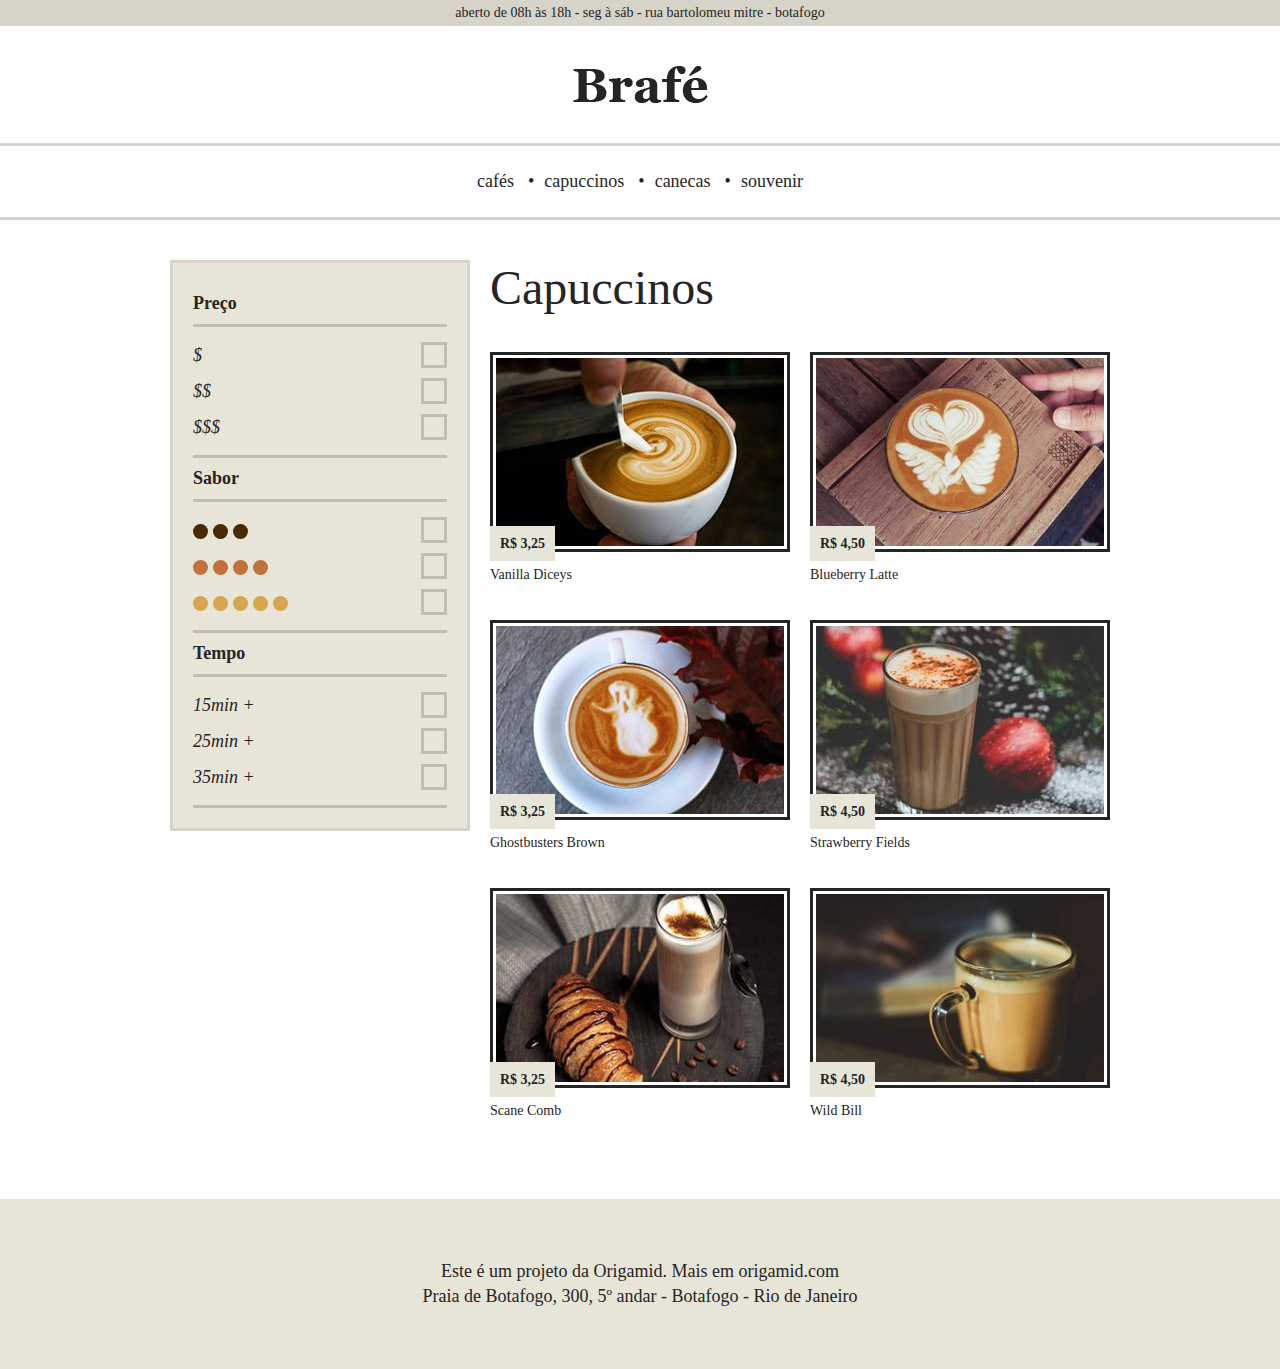
<file: brafe-2/brafe-2-grid/index.html>
<!DOCTYPE html>
<html>
<head>
	<title>Brafé 2</title>
	<meta charset="utf-8">
	<meta name="viewport" content="width=device-width, initial-scale=1, shrink-to-fit=no">
	<link rel="stylesheet" type="text/css" href="css/grid.css">
	<link rel="stylesheet" type="text/css" href="css/style.css">
</head>
<body>
	
	<header>
		<div class="header-informacoes">
			<p>aberto de 08h às 18h - seg à sáb - rua bartolomeu mitre - botafogo</p>
		</div>
		<a class="header-logo" href="index.html">
			<img src="img/brafe.png" alt="Brafé">
		</a>
		<nav class="header-menu">
			<ul>
				<li><a href="#">cafés</a></li>
				<li><a href="#">capuccinos</a></li>
				<li><a href="#">canecas</a></li>
				<li><a href="#">souvenir</a></li>
			</ul>
		</nav>
	</header>
	
	<div class="container">
		<nav class="filtro grid-4">
			<h2>Preço</h2>
			<ul>
				<li>$</li>
				<li>$$</li>
				<li>$$$</li>
			</ul>
			<h2>Sabor</h2>
			<ul class="sabor">
				<li><span class="sabor-3">Marrom</span></li>
				<li><span class="sabor-4">Laranja</span></li>
				<li><span class="sabor-5">Amarelo</span></li>
			</ul>
			<h2>Tempo</h2>
			<ul>
				<li>15min +</li>
				<li>25min +</li>
				<li>35min +</li>
			</ul>
		</nav>
		
		<section class="produtos grid-8">
			<h1>Capuccinos</h1>
			<ul class="row-mobile">
				<li class="grid-mobile-6">
					<img src="img/cafe-1.jpg" alt="Café 1">
					<span>R$ 3,25</span>
					<h2>Vanilla Diceys</h2>
				</li>
				
				<li class="grid-mobile-6">
					<img src="img/cafe-2.jpg" alt="Café 1">
					<span>R$ 4,50</span>
					<h2>Blueberry Latte</h2>
				</li>
				
				<li class="grid-mobile-6">
					<img src="img/cafe-3.jpg" alt="Café 1">
					<span>R$ 3,25</span>
					<h2>Ghostbusters Brown</h2>
				</li>
				
				<li class="grid-mobile-6">
					<img src="img/cafe-4.jpg" alt="Café 1">
					<span>R$ 4,50</span>
					<h2>Strawberry Fields</h2>
				</li>
				
				<li class="grid-mobile-6">
					<img src="img/cafe-5.jpg" alt="Café 1">
					<span>R$ 3,25</span>
					<h2>Scane Comb</h2>
				</li>
				
				<li class="grid-mobile-6">
					<img src="img/cafe-6.jpg" alt="Café 1">
					<span>R$ 4,50</span>
					<h2>Wild Bill</h2>
				</li>
			</ul>
		</section>
	</div>
	
	<footer class="footer">
		<p>Este é um projeto da Origamid. Mais em origamid.com</p>
		<p>Praia de Botafogo, 300, 5º andar - Botafogo - Rio de Janeiro</p>
	</footer>
	
</body>
</html>
</file>
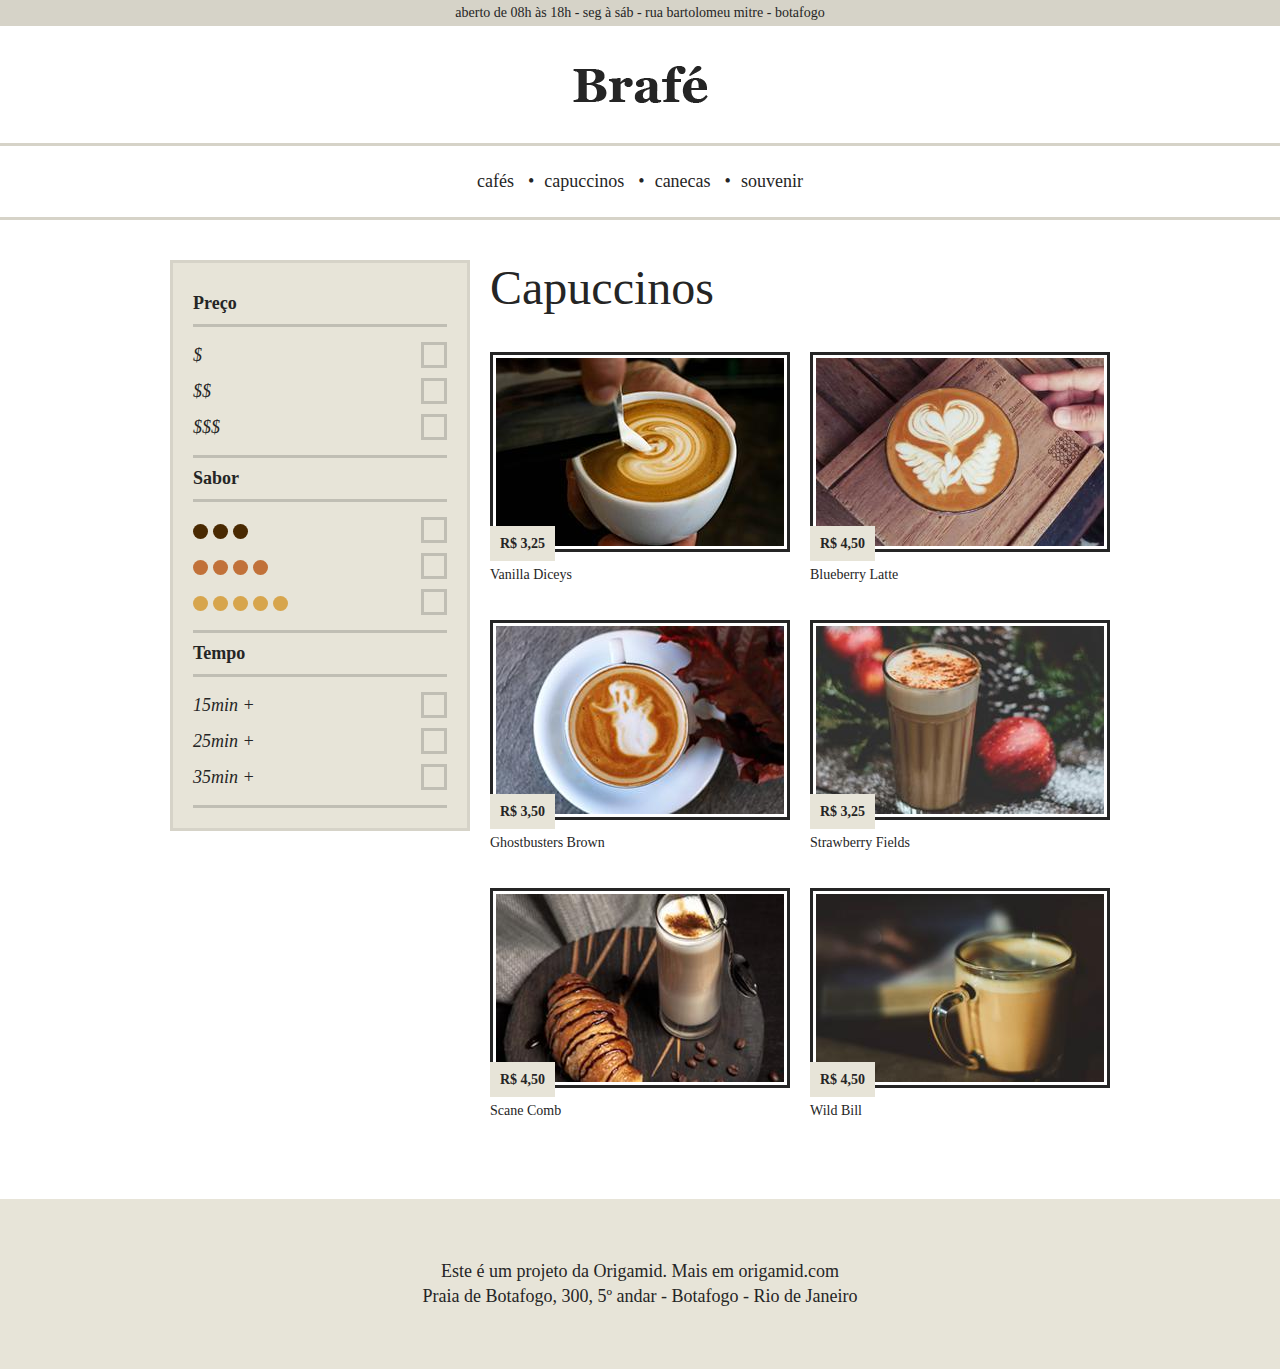
<file: brafe-2/brafe-2-puro/index.html>
<!DOCTYPE html>
<html>
    <head>
        <title>Brafé 2</title>
        <meta charset="utf-8">
        <meta name="viewport" content="width=device-width, initial-scale=1, shrink-to-fit=no">
        <link rel="stylesheet" type="text/css" href="css/style.css">
    </head>
    <body>
        
        <header>
            <div class="header-informacoes">
                <p>aberto de 08h às 18h - seg à sáb - rua bartolomeu mitre - botafogo</p>
            </div>
            <a class="header-logo" href="index.html">
                <img src="img/brafe.png" alt="Brafé">
            </a>
            <nav class="header-menu">
                <ul>
                    <li><a href="#">cafés</a></li>
                    <li><a href="#">capuccinos</a></li>
                    <li><a href="#">canecas</a></li>
                    <li><a href="#">souvenir</a></li>
                </ul>
            </nav>
        </header>

        <div class="container">
            <nav class="filtro">
                <h2>Preço</h2>
                <ul>
                    <li>$</li>
                    <li>$$</li>
                    <li>$$$</li>
                </ul>
                <h2>Sabor</h2>
                <ul class="sabor">
                    <li><span class="sabor-3">Marrom</span></li>
                    <li><span class="sabor-4">Laranja</span></li>
                    <li><span class="sabor-5">Amarelo</span></li>
                </ul>
                <h2>Tempo</h2>
                <ul>
                    <li>15min +</li>
                    <li>25min +</li>
                    <li>35min +</li>
                </ul>
            </nav>

            <section class="produtos">
                <h1>Capuccinos</h1>
                <ul>
                    
                    <li>
                        <img src="img/cafe-1.jpg" alt="Café 1">
                        <span>R$ 3,25</span>
                        <h2>Vanilla Diceys</h2>
                    </li>
                    
                    <li>
                        <img src="img/cafe-2.jpg" alt="Café 2">
                        <span>R$ 4,50</span>
                        <h2>Blueberry Latte</h2>
                    </li>
                    
                    <li>
                        <img src="img/cafe-3.jpg" alt="Café 3">
                        <span>R$ 3,50</span>
                        <h2>Ghostbusters Brown</h2>
                    </li>
                    
                    <li>
                        <img src="img/cafe-4.jpg" alt="Café 4">
                        <span>R$ 3,25</span>
                        <h2>Strawberry Fields</h2>
                    </li>
                    
                    <li>
                        <img src="img/cafe-5.jpg" alt="Café 5">
                        <span>R$ 4,50</span>
                        <h2>Scane Comb</h2>
                    </li>
                    
                    <li>
                        <img src="img/cafe-6.jpg" alt="Café 6">
                        <span>R$ 4,50</span>
                        <h2>Wild Bill</h2>
                    </li>
                </ul>
            </section>
        </div>

        <footer class="footer">
            <p>Este é um projeto da Origamid. Mais em origamid.com</p>
            <p>Praia de Botafogo, 300, 5º andar - Botafogo - Rio de Janeiro</p>
        </footer>
    </body>
</html>
</file>
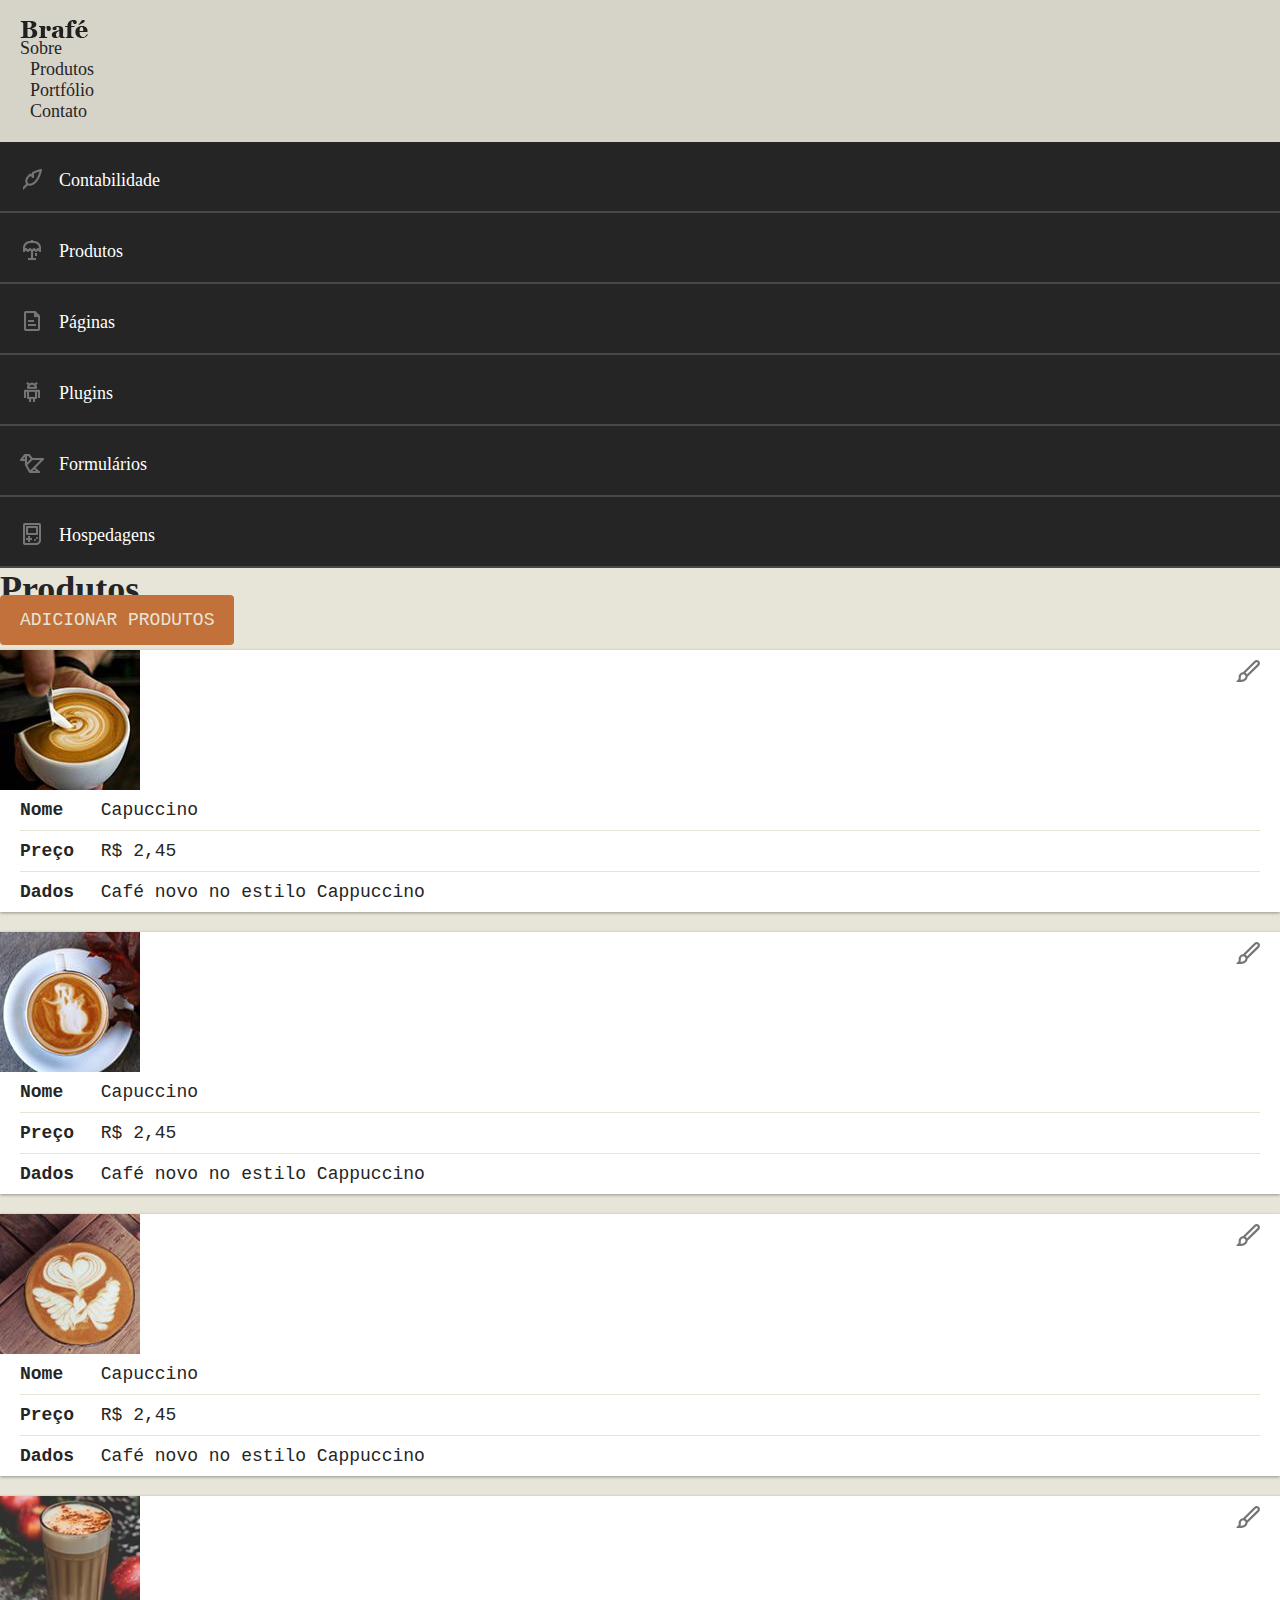
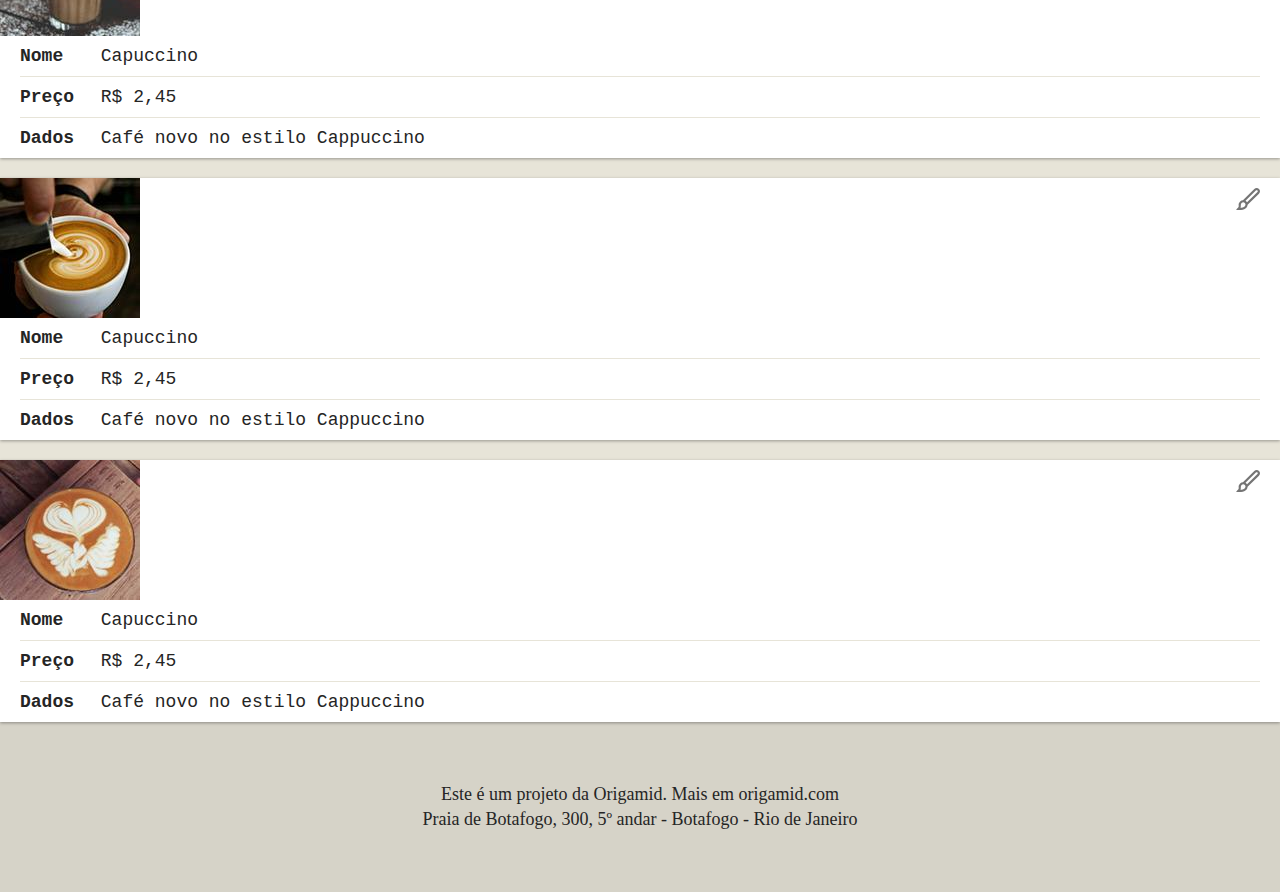
<file: brafe-3/brafe-3-bootstrap/index.html>
<!DOCTYPE html>
<html>
<head>
	<title>Brafé 3</title>
	<meta charset="utf-8">
	<meta name="viewport" content="width=device-width, initial-scale=1, shrink-to-fit=no">
	<link rel="stylesheet" type="text/css" href="css/style.css">
</head>

<body>
	
<header class="header">
	<a class="header-logo" href="#">
		<img src="img/brafe.png" alt="Brafé">
	</a>
	<nav class="header-menu">
		<ul>
			<li><a href="#">Sobre</a></li>
			<li><a href="#">Produtos</a></li>
			<li><a href="#">Portfólio</a></li>
			<li><a href="#">Contato</a></li>
		</ul>
	</nav>
</header>
	
<main class="main-container">
	
	<nav class="side-nav">
		<ul>
			<li><a class="nav-contabilidade" href="#">Contabilidade</a></li>
			<li><a class="nav-produtos" href="#">Produtos</a></li>
			<li><a class="nav-paginas" href="#">Páginas</a></li>
			<li><a class="nav-plugins" href="#">Plugins</a></li>
			<li><a class="nav-formularios" href="#">Formulários</a></li>
			<li><a class="nav-hospedagens" href="#">Hospedagens</a></li>
		</ul>
	</nav>
	
	<section class="produtos">
		<header>
			<h1>Produtos</h1>
			<a class="adicionar-produtos" href="#">Adicionar Produtos</a>
		</header>
		<ul>
			<li class="produtos-item">
				<img src="img/cafe-1.jpg" alt="Café 1">
				<ul>
					<li><span>Nome</span> Capuccino</li>
					<li><span>Preço</span> R$ 2,45</li>
					<li><span>Dados</span> Café novo no estilo Cappuccino</li>
				</ul>
				<a href="#">Editar</a>
			</li>
			
			<li class="produtos-item">
				<img src="img/cafe-2.jpg" alt="Café 2">
				<ul>
					<li><span>Nome</span> Capuccino</li>
					<li><span>Preço</span> R$ 2,45</li>
					<li><span>Dados</span> Café novo no estilo Cappuccino</li>
				</ul>
				<a href="#">Editar</a>
			</li>
			
			<li class="produtos-item">
				<img src="img/cafe-3.jpg" alt="Café 3">
				<ul>
					<li><span>Nome</span> Capuccino</li>
					<li><span>Preço</span> R$ 2,45</li>
					<li><span>Dados</span> Café novo no estilo Cappuccino</li>
				</ul>
				<a href="#">Editar</a>
			</li>
			
			<li class="produtos-item">
				<img src="img/cafe-4.jpg" alt="Café 4">
				<ul>
					<li><span>Nome</span> Capuccino</li>
					<li><span>Preço</span> R$ 2,45</li>
					<li><span>Dados</span> Café novo no estilo Cappuccino</li>
				</ul>
				<a href="#">Editar</a>
			</li>
			
			<li class="produtos-item">
				<img src="img/cafe-1.jpg" alt="Café 1">
				<ul>
					<li><span>Nome</span> Capuccino</li>
					<li><span>Preço</span> R$ 2,45</li>
					<li><span>Dados</span> Café novo no estilo Cappuccino</li>
				</ul>
				<a href="#">Editar</a>
			</li>
			
			<li class="produtos-item">
				<img src="img/cafe-3.jpg" alt="Café 3">
				<ul>
					<li><span>Nome</span> Capuccino</li>
					<li><span>Preço</span> R$ 2,45</li>
					<li><span>Dados</span> Café novo no estilo Cappuccino</li>
				</ul>
				<a href="#">Editar</a>
			</li>
		</ul>
	</section>
</main>

	
<footer class="footer">
	<p>Este é um projeto da Origamid. Mais em origamid.com</p>
	<p>Praia de Botafogo, 300, 5º andar - Botafogo - Rio de Janeiro</p>
</footer>
	
</body>
	
</html>
</file>
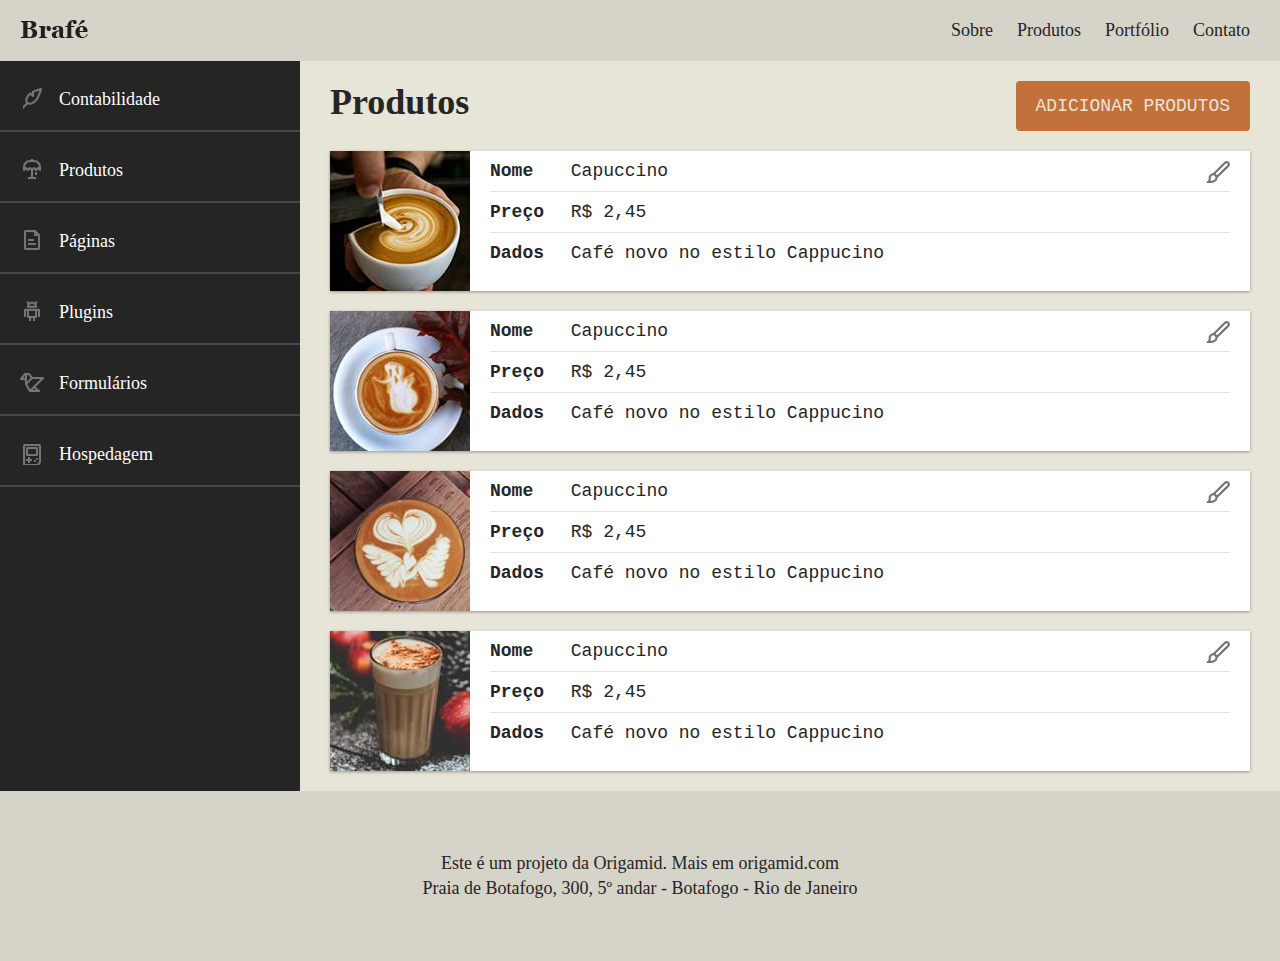
<file: brafe-3/brafe-3-puro/index.html>
<!DOCTYPE html>
<html>
    <head>
        <title>Brafé 3</title>
        <meta charset="utf-8">
        <meta name="viewport" content="width=device-widht,  initial-scale=1, shrink-to-fit=no">
        <link rel="stylesheet" type="text/css" href="css/style.css">
    </head>

    <body>
        <header class="header">
            <a class="header-logo" href="#">
                <img src="img/brafe.png" alt="Brafé">
            </a>
            <nav class="header-menu">
                <ul>
                    <li><a href="#">Sobre</a></li>
                    <li><a href="#">Produtos</a></li>
                    <li><a href="#">Portfólio</a></li>
                    <li><a href="#">Contato</a></li>
                </ul>
            </nav>
        </header>
        
        <main class="main-container">
            <nav class="side-nav">
                <ul>
                    <li><a class="nav-contabilidade" href="#">Contabilidade</a></li>
                    <li><a class="nav-produtos" href="#">Produtos</a></li>
                    <li><a class="nav-paginas" href="#">Páginas</a></li>
                    <li><a class="nav-plugins" href="#">Plugins</a></li>
                    <li><a class="nav-formularios" href="#">Formulários</a></li>
                    <li><a class="nav-hospedagens" href="#">Hospedagem</a></li>
                </ul>
            </nav>

            <section class="produtos">
                <header>
                    <h1>Produtos</h1>
                    <a class="adicionar-produtos" href="#">Adicionar Produtos</a>
                </header>
                <ul>
                    <li class="produtos-item">
                        <img src="img/cafe-1.jpg" alt="Café 1">
                        <ul>
                            <li><span>Nome</span> Capuccino</li>
                            <li><span>Preço</span> R$ 2,45</li>
                            <li><span>Dados</span> Café novo no estilo Cappucino</li>
                        </ul>
                        <a href="#">Editar</a>
                    </li>

                    <li class="produtos-item">
                        <img src="img/cafe-2.jpg" alt="Café 1">
                        <ul>
                            <li><span>Nome</span> Capuccino</li>
                            <li><span>Preço</span> R$ 2,45</li>
                            <li><span>Dados</span> Café novo no estilo Cappucino</li>
                        </ul>
                        <a href="#">Editar</a>
                    </li>

                    <li class="produtos-item">
                        <img src="img/cafe-3.jpg" alt="Café 1">
                        <ul>
                            <li><span>Nome</span> Capuccino</li>
                            <li><span>Preço</span> R$ 2,45</li>
                            <li><span>Dados</span> Café novo no estilo Cappucino</li>
                        </ul>
                        <a href="#">Editar</a>
                    </li>

                    <li class="produtos-item">
                        <img src="img/cafe-4.jpg" alt="Café 1">
                        <ul>
                            <li><span>Nome</span> Capuccino</li>
                            <li><span>Preço</span> R$ 2,45</li>
                            <li><span>Dados</span> Café novo no estilo Cappucino</li>
                        </ul>
                        <a href="#">Editar</a>
                    </li>
                </ul>
            </section>
        </main>

        <footer class="footer">
            <p>Este é um projeto da Origamid. Mais em origamid.com</p>
            <p>Praia de Botafogo, 300, 5º andar - Botafogo - Rio de Janeiro</p>
        </footer>

    </body>
</html>
</file>
<file: brafe-1-grid/css/grid.css>
.container {
    max-width: 960px;
    margin: 0 auto;
}

.container::after, .container::before {
    content: '';
    display: table;
    clear: both;
}

.grid-1, .grid-2, .grid-3, .grid-4, .grid-5, .grid-6, .grid-7, .grid-8, .grid-9, .grid-10, .grid-11, .grid-12 {
    margin-left: 10px;
    margin-right: 10px;
    float: left;
    display: block;
    min-height: 1px;
}

.grid-1 {
    width: calc(8.333% - 20px);
}

.grid-2 {
    width: calc(16.666% - 20px);
}

.grid-3 {
    width: calc(25% - 20px);
}

.grid-4 {
    width: calc(33.333% - 20px);
}

.grid-5 {
    width: calc(41.666% - 20px);
}

.grid-6 {
    width: calc(50% - 20px);
}

.grid-7 {
    width: calc(58.333% - 20px);
}

.grid-8 {
    width: calc(66.666% - 20px);
}

.grid-9 {
    width: calc(75% - 20px);
}

.grid-10 {
    width: calc(83.333% - 20px);
}

.grid-11 {
    width: calc(91.666% - 20px);
}

.grid-12 {
    width: calc(100% - 20px);
}

@media (max-width: 739px) {
    .container {
        max-width: 300px;
    }

    .grid-1, .grid-2, .grid-3, .grid-4, .grid-5, .grid-6, .grid-7, .grid-8, .grid-9, .grid-10, .grid-11, .grid-12 {
        width: 100%;
        margin-left: 0px;
        margin-right: 0px;
        float: none;
    }
}
</file>
<file: brafe-2/brafe-2-bootstrap/css/style.css>
body, p, h1, h2, ul, li {
	margin: 0px;
	padding: 0px;
}

li {
	list-style: none;
}

body {
	font-family: Georgia, serif;
	color: #252525;
}

* {
	box-sizing: border-box;
}

/* MENU */

.header-informacoes {
	font-size: 0.875em;
	background: #d6d3c8;
	padding: 5px 0;
	text-align: center;
}

.header-logo img {
	display: block;
	margin: 40px auto;
}

.header-menu {
	border-top: 3px solid #d6d3c8;
	border-bottom: 3px solid #d6d3c8;
	text-align: center;
	margin-bottom: 40px;
	padding: 20px 0;
}

.header-menu li {
	display: inline-block;
}

.header-menu li a {
	display: block;
	padding: 5px 10px 5px 0;
	text-decoration: none;
	color: #252525;
	font-size: 1.125em;
}

.header-menu li a::before {
	content: '•';
	padding-right: 10px;
}

.header-menu li:first-child a::before {
	content: '';
}

/* FILTRO */

.filtro {
	background: #e7e4d8;
	border: 3px solid #d6d3c8;
	padding: 20px;
	align-self: flex-start;
}

@media (max-width: 768px) {
	.filtro {
		display: none;
	}
}

.filtro h2 {
	font-size: 1.125em;
	padding: 10px 0;
	font-weight: bold;
}

.filtro ul {
	border-top: 3px solid #c0beb4;
	border-bottom: 3px solid #c0beb4;
	padding: 10px 0;
}

.filtro li {
	font-style: italic;
	font-size: 1.125em;
	line-height: 2;
}

.filtro li::after {
	content: '';
	display: block;
	width: 20px;
	height: 20px;
	border: 3px solid #c0beb4;
	float: right;
	margin-top: 5px;
}

.sabor {
	overflow: hidden;
}

.sabor span {
	text-indent: -200px;
	display: inline-block;
	width: 15px;
	height: 15px;
	background: currentColor;
	border-radius: 50%;
	vertical-align: middle;
}

.sabor-3 {
	color: #492901;
	box-shadow: 20px 0 0 0 currentColor,
							40px 0 0 0 currentColor;
}

.sabor-4 {
	color: #c17139;
	box-shadow: 20px 0 0 0 currentColor,
							40px 0 0 0 currentColor,
							60px 0 0 0 currentColor;
}

.sabor-5 {
	color: #d7a54d;
	box-shadow: 20px 0 0 0 currentColor,
							40px 0 0 0 currentColor,
							60px 0 0 0 currentColor,
							80px 0 0 0 currentColor;
}

/*PRODUTOS*/

.produtos h1 {
	font-size: 3em;
	font-weight: normal;
}

.produtos li img {
	display: block;
	max-width: 100%;
	border: 3px solid #fff;
	box-shadow: 0 0 0 3px #252525;
	margin: 40px 3px 0 3px;
}

.produtos li span {
	background: #e7e4d8;
	padding: 10px;
	font-size: 0.875em;
	font-weight: bold;
	position: relative;
	top: -15px;;
}

.produtos li h2 {
	font-size: 0.875em;
	font-weight: normal;
}

.footer {
	background: #e7e4d8;
	text-align: center;
	padding: 60px 0;
	font-size: 1.125em;
	line-height: 1.4em;
	margin-top: 80px;
}
</file>
<file: brafe-2/brafe-2-flexbox/css/flex.css>
.flex {
    max-width: 960px;
    margin: 0 auto;
    display: flex;
    flex-wrap: wrap;
}

.flex-item-4, .flex-item-6, .flex-item-8 {
    margin-left: 10px;
    margin-right: 10px;
    align-self: flex-start;
}

.flex-row {
    margin-left: -10px;
    margin-right:  -10px;
    display: flex;
    flex-wrap: wrap;
}

.flex-item-4 {
    flex: 0 0 calc(33.333% - 20px);
    max-width: calc(33.333% - 20px);
}

.flex-item-6 {
    flex: 0 0 calc(50% - 20px);
    max-width: calc(50% - 20px);
}

.flex-item-8 {
    flex: 0 0 calc(66.666% - 20px);
    max-width: calc(66.666% - 20px);
}

@media (max-width: 739px) {
    .flex {
        max-width: 300px;
        flex-direction: column;
    }
    .flex-item-4, .flex-item-8 {
        margin-left: 0px;
        margin-right: 0px;
        max-width: 100%;
        align-self: auto;
    }
}
</file>
<file: brafe-2/brafe-2-flexbox/css/style.css>
body, p, h1, h2, ul, li {
	margin: 0px;
	padding: 0px;
}

li {
	list-style: none;
}

body {
	font-family: Georgia, serif;
	color: #252525;
}

* {
	box-sizing: border-box;
}

/* MENU */

.header-informacoes {
	font-size: 0.875em;
	background: #d6d3c8;
	padding: 5px 0;
	text-align: center;
}

.header-logo img {
	display: block;
	margin: 40px auto;
}

.header-menu {
	border-top: 3px solid #d6d3c8;
	border-bottom: 3px solid #d6d3c8;
	text-align: center;
	margin-bottom: 40px;
	padding: 20px 0;
}

.header-menu li {
	display: inline-block;
}

.header-menu li a {
	display: block;
	padding: 5px 10px 5px 0;
	text-decoration: none;
	color: #252525;
	font-size: 1.125em;
}

.header-menu li a::before {
	content: '•';
	padding-right: 10px;
}

.header-menu li:first-child a::before {
	content: '';
}

/* FILTRO */

.filtro {
	background: #e7e4d8;
	border: 3px solid #d6d3c8;
	padding: 20px;
}

@media (max-width: 739px) {
	.filtro {
		display: none;
	}
}

.filtro h2 {
	font-size: 1.125em;
	padding: 10px 0
}

.filtro ul {
	border-top: 3px solid #c0beb4;
	border-bottom: 3px solid #c0beb4;
	padding: 10px 0;
}

.filtro li {
	font-style: italic;
	font-size: 1.125em;
	line-height: 2;
}

.filtro li::after {
	content: '';
	display: block;
	width: 20px;
	height: 20px;
	border: 3px solid #c0beb4;
	float: right;
	margin-top: 5px;
}

.sabor {
	overflow: hidden;
}

.sabor span {
	text-indent: -200px;
	display: inline-block;
	width: 15px;
	height: 15px;
	background: currentColor;
	border-radius: 50%;
	vertical-align: middle;
}

.sabor-3 {
	color: #492901;
	box-shadow: 20px 0 0 0 currentColor,
							40px 0 0 0 currentColor;
}

.sabor-4 {
	color: #c17139;
	box-shadow: 20px 0 0 0 currentColor,
							40px 0 0 0 currentColor,
							60px 0 0 0 currentColor;
}

.sabor-5 {
	color: #d7a54d;
	box-shadow: 20px 0 0 0 currentColor,
							40px 0 0 0 currentColor,
							60px 0 0 0 currentColor,
							80px 0 0 0 currentColor;
}

/*PRODUTOS*/

.produtos h1 {
	font-size: 3em;
	font-weight: normal;
}

.produtos li img {
	display: block;
	max-width: 100%;
	border: 3px solid #fff;
	box-shadow: 0 0 0 3px #252525;
	margin: 40px 3px 0 3px;
}

.produtos li span {
	background: #e7e4d8;
	padding: 10px;
	font-size: 0.875em;
	font-weight: bold;
	position: relative;
	top: -15px;;
}

.produtos li h2 {
	font-size: 0.875em;
	font-weight: normal;
}

.footer {
	background: #e7e4d8;
	text-align: center;
	padding: 60px 0;
	font-size: 1.125em;
	line-height: 1.4em;
	margin-top: 80px;
}
</file>
<file: brafe-2/brafe-2-grid/css/grid.css>
.container {
    max-width: 960px;
    margin: 0 auto;
}

.container::after, .container::before {
    content: '';
    display: table;
    clear: both;
}

.grid-1, .grid-2, .grid-3, .grid-4, .grid-5, .grid-6, .grid-7, .grid-8, .grid-9, .grid-10, .grid-11, .grid-12, .grid-mobile-6 {
    float: left;
    display: block;
    min-height: 1px;
    margin-left: 10px;
    margin-right: 10px;
}

.grid-1 {
    width: calc(8.333% - 20px);
}

.grid-2 {
    width: calc(16.666% - 20px);
}

.grid-3 {
    width: calc(25% - 20px);
}

.grid-4 {
    width: calc(33.333% - 20px);
}

.grid-5 {
    width: calc(41.666% - 20px);
}

.grid-6 {
    width: calc(50% - 20px);
}

.grid-7 {
    width: calc(58.333% - 20px);
}

.grid-8 {
    width: calc(66.666% - 20px);
}

.grid-9 {
    width: calc(75% - 20px);
}

.grid-10 {
    width: calc(83.333% - 20px);
}

.grid-11 {
    width: calc(91.666% - 20px);
}

.grid-12 {
    width: calc(100% - 20px);
}

.grid-mobile-6 {
    width: calc(50% - 20px);
}

.row, .row-mobile {
    margin-left: -10px;
    margin-right: -10px;
}

.row::after, .row::before, .row-mobile::before, .row-mobile::after {
    display: block;
    content: '';
    clear: both;
}

@media (max-width: 739px) {
    .container {
        max-width: 300px;
    }

    .grid-1, .grid-2, .grid-3, .grid-4, .grid-5, .grid-6, .grid-7, .grid-8, .grid-9, .grid-10, .grid-11, .grid-12 {
        float: none;
        width: 100%;
        margin-left: 0px;
        margin-right: 0px;
    }

    .row {
        margin-left: 0px;
        margin-right: 0px;
    }
}
</file>
<file: brafe-2/brafe-2-grid/css/style.css>
body, p, h1, h2, ul, li {
	margin: 0px;
	padding: 0px;
}

li {
	list-style: none;
}

body {
	font-family: Georgia, serif;
	color: #252525;
}

* {
	box-sizing: border-box;
}

/* MENU */

.header-informacoes {
	font-size: 0.875em;
	background: #d6d3c8;
	padding: 5px 0;
	text-align: center;
}

.header-logo img {
	display: block;
	margin: 40px auto;
}

.header-menu {
	border-top: 3px solid #d6d3c8;
	border-bottom: 3px solid #d6d3c8;
	text-align: center;
	margin-bottom: 40px;
	padding: 20px 0;
}

.header-menu li {
	display: inline-block;
}

.header-menu li a {
	display: block;
	padding: 5px 10px 5px 0;
	text-decoration: none;
	color: #252525;
	font-size: 1.125em;
}

.header-menu li a::before {
	content: '•';
	padding-right: 10px;
}

.header-menu li:first-child a::before {
	content: '';
}

/* FILTRO */

.filtro {
	background: #e7e4d8;
	border: 3px solid #d6d3c8;
	padding: 20px;
}

@media (max-width: 739px) {
	.filtro {
		display: none;
	}
}

.filtro h2 {
	font-size: 1.125em;
	padding: 10px 0
}

.filtro ul {
	border-top: 3px solid #c0beb4;
	border-bottom: 3px solid #c0beb4;
	padding: 10px 0;
}

.filtro li {
	font-style: italic;
	font-size: 1.125em;
	line-height: 2;
}

.filtro li::after {
	content: '';
	display: block;
	width: 20px;
	height: 20px;
	border: 3px solid #c0beb4;
	float: right;
	margin-top: 5px;
}

.sabor {
	overflow: hidden;
}

.sabor span {
	text-indent: -200px;
	display: inline-block;
	width: 15px;
	height: 15px;
	background: currentColor;
	border-radius: 50%;
	vertical-align: middle;
}

.sabor-3 {
	color: #492901;
	box-shadow: 20px 0 0 0 currentColor,
							40px 0 0 0 currentColor;
}

.sabor-4 {
	color: #c17139;
	box-shadow: 20px 0 0 0 currentColor,
							40px 0 0 0 currentColor,
							60px 0 0 0 currentColor;
}

.sabor-5 {
	color: #d7a54d;
	box-shadow: 20px 0 0 0 currentColor,
							40px 0 0 0 currentColor,
							60px 0 0 0 currentColor,
							80px 0 0 0 currentColor;
}

/*PRODUTOS*/

.produtos h1 {
	font-size: 3em;
	font-weight: normal;
}

.produtos li img {
	display: block;
	max-width: 100%;
	border: 3px solid #fff;
	box-shadow: 0 0 0 3px #252525;
	margin: 40px 3px 0 3px;
}

.produtos li span {
	background: #e7e4d8;
	padding: 10px;
	font-size: 0.875em;
	font-weight: bold;
	position: relative;
	top: -15px;;
}

.produtos li h2 {
	font-size: 0.875em;
	font-weight: normal;
}

.footer {
	background: #e7e4d8;
	text-align: center;
	padding: 60px 0;
	font-size: 1.125em;
	line-height: 1.4em;
	margin-top: 80px;
}
</file>
<file: brafe-2/brafe-2-puro/css/style.css>
body, p, h1, h2, ul, li {
    margin: 0px;
    padding: 0px;
}

li {
    list-style: none;
}

body {
    font-family: Georgia, serif;
    color: #252525;
}

* {
    box-sizing: border-box;
}

/* MENU */

.header-informacoes {
    font-size: 0.875em;
    background: #d6d3c8;
    padding: 5px 0;
    text-align: center;
}

.header-logo img {
    display: block;
    margin: 40px auto;
}

.header-menu {
    border-top: 3px solid #d6d3c8;
    border-bottom: 3px solid #d6d3c8;
    text-align: center;
    margin-bottom: 40px;
    padding: 20px 0;
}

.header-menu li {
    display: inline-block;
}

.header-menu li a {
    display: block;
    padding: 5px 10px 5px 0;
    text-decoration: none;
    color: #252525;
    font-size: 1.125em;
}

.header-menu li a::before {
    content: '•';
    padding-right: 10px
}

.header-menu li:first-child a::before{
    content: '';
}

/* CONTEÚDO */

.container {
    max-width: 960px;
    margin: 0 auto;
}

.container::after, .container::before {
    content: '';
    display: table;
    clear: both;
}

@media (min-width: 740px) and (max-width: 980px) {
    .container {
        max-width: 720px;
    }
}

@media (max-width: 739px) {
    .container {
        max-width: 300px;
    }
}

/* FILTRO */

.filtro {
    background: #e7e4d8;
    border: 3px solid #d6d3c8;
    width: 300px;
    margin: 0 10px;
    padding: 20px;
    float: left;
}

@media (min-width: 740px) and (max-width: 980px) {
    .filtro {
        width: 220px;
    }
}

@media (max-width: 739px) {
    .filtro {
        display: none;
    }
}

.filtro h2 {
    font-size: 1.125em;
    padding: 10px 0;
}

.filtro ul {
    border-top: 3px solid #c0beb4;
    border-bottom: 3px solid #c0beb4;
    padding: 10px 0;
}

.filtro li {
    font-style: italic;
    font-size: 1.125em;
    line-height: 2;
}

.filtro li::after {
    content: '';
    display: block;
    width: 20px;
    height: 20px;
    border: 3px solid #c0beb4;
    float: right;
    margin-top: 5px;
}

.sabor {
    overflow: hidden;
}

.sabor span {
    text-indent:-200px;
    display: inline-block;
    width: 15px;
    height: 15px;
    background: currentColor;
    border-radius: 50%;
    vertical-align: middle;
}

.sabor-3 {
    color: #492901;
    box-shadow: 20px 0 0 0 currentColor,
                40px 0 0 0 currentColor;
}

.sabor-4 {
    color: #c17139;
    box-shadow: 20px 0 0 0 currentColor,
                40px 0 0 0 currentColor,
                60px 0 0 0 currentColor;
}

.sabor-5 {
    color: #d7a54d;
    box-shadow: 20px 0 0 0 currentColor,
                40px 0 0 0 currentColor,
                60px 0 0 0 currentColor,
                80px 0 0 0 currentColor;
}

/* PRODUTOS */

.produtos {
    width: 620px;
    margin: 0 10px;
    float: left;
}

.produtos h1 {
    font-size: 3em;
    font-weight: normal;
}

.produtos li {
    width: 300px;
    float: left;
}

.produtos li:nth-child(even) {
    margin-left: 20px;
}

.produtos li img {
    display: block;
    max-width: 100%;
    border: 3px solid white;
    box-shadow: 0 0 0 3px #252525;
    margin: 40px 3px 0 3px;
}

.produtos li span {
    background: #e7e4d8;
    padding: 10px;
    font-size: 0.875em;
    font-weight: bold;
    position: relative;
    top: -15px;
}

.produtos li h2 {
    font-size: 0.875em;
    font-weight: normal;
}


@media (min-width: 740px) and (max-width: 980px) {
    .produtos {
        width: 460px;
    }

    .produtos li {
        width: 220px;
    }
}

@media (max-width: 739px) {
    .produtos {
        width: 300px;
    }
    .produtos li {
        width: 140px;
    }

}

.footer {
    background: #e7e4d8;
    text-align: center;
    padding: 60px 0;
    font-size: 1.125em;
    line-height: 1.4em;
    margin-top: 80px;
}
</file>
<file: brafe-3/brafe-3-bootstrap/css/style.css>
body, p, h1, ul, li {
	padding: 0px;
	margin: 0px;
}

li {
	list-style: none;
}

body {
	font-family: Georgia, serif;
	color: #252525;
	background: #e7e4d8;
}

* {
	box-sizing: border-box;
}

img {
	display: block;
	max-width: 100%;
}

a {
	text-decoration: none;
}

/*Header*/

.header {
	background: #d6d3c8;
	padding: 20px;
}

.header-menu li a {
	color: #252525;
	font-size: 1.125em;
	padding: 0 10px;
}

.header-menu li:first-child a {
	padding-left: 0px;
}

@media (max-width: 739px) {
	
}

/*MAIN*/


/*SIDE NAV*/

.side-nav {
	background: #252525;
}

.side-nav li a {
	display: block;
	color: #fff;
	border-bottom: 2px solid #484846;
	font-size: 1.125em;
	padding: 20px;
}

.side-nav li a::before {
	content: '';
	display: inline-block;
	width: 24px;
	height: 24px;
	top: 5px;
	margin-right: 15px;
	position: relative;
	background-image: url('../img/icones.png');
}

.nav-contabilidade::before {
	background-position: 0 0;
}

.nav-produtos::before {
	background-position: 0 -24px;
}

.nav-paginas::before {
	background-position: 0 calc(-24px * 2);
}

.nav-plugins::before {
	background-position: 0 calc(-24px * 3);
}

.nav-formularios::before {
	background-position: 0 calc(-24px * 4);
}

.nav-hospedagens::before {
	background-position: 0 calc(-24px * 5);
}

@media (min-width: 740px) and (max-width: 980px) {
	
}

@media (max-width: 739px) {
	
}

/* Produtos */

.produtos {
	
}

.produtos h1 {
	font-size: 2.25em;
}

.adicionar-produtos {
	background: #c17139;
	color: #e7e4d8;
	font-size: 1.125em;
	font-family: Courier, monospace;
	text-transform: uppercase;
	padding: 15px 20px;
	border-radius: 4px;
	text-align: center;
}


.produtos-item {
	background: #fff;
	box-shadow: 0 1px 3px 0 rgba(0,0,0,.35);
	margin-top: 20px;
	position: relative;
}


.produtos-item a {
	width: 24px;
	height: 24px;
	overflow: hidden;
	text-indent: -200px;
	position: absolute;
	right: 20px;
	top: 10px;
	background: url('../img/edit.svg') no-repeat;
}

.produtos-item a:hover {
	background: url('../img/edit-hover.svg') no-repeat;
}

.produtos-item ul {
	padding: 0 20px;
}

.produtos-item li {
	padding: 10px 0;
	font-size: 1.125em;
	font-family: Courier, monospace;
	border-bottom: 1px solid #e7e4d8;
}

.produtos-item li:last-child {
	border: none;
}

.produtos-item span {
	font-weight: bold;
	width: 70px;
	display: inline-block;
}

@media (min-width: 740px) and (max-width: 980px) {

}

@media (max-width: 739px) {
	
}

/*Footer*/

.footer {
	background: #D6D3C8;
	text-align: center;
	padding: 60px 0;
	font-size: 1.125em;
	line-height: 1.4em;
}
</file>
<file: brafe-3/brafe-3-puro/css/style.css>
body, p, h1, ul, li {
    padding: 0px;
    margin: 0px;
}

li {
    list-style: none;
}

body {
    font-family: Georgia, serif;
    color: #252525;
    background: #e7e4d8;
}

* {
    box-sizing: border-box;
}

img {
    display: block;
    max-width: 100%;
}

a {
    text-decoration: none;
}

/* Header */

.header {
    background: #d6d3c8;
    padding: 20px;
}

.header::after, .header::before {
    content: '';
    display: table;
    clear: both;
}

.header-logo {
    float: left;
}

.header-menu ul {
    float: right;
}

.header-menu li {
    display: inline-block;
}

.header-menu li a {
    color: #252525;
    font-size: 1.125em;
    padding: 0 10px;
}

.header-menu li:first-child a{
    padding-left: 0px;
}

@media (max-width: 739px) {
    .header-logo {
        float: none;
    }
    .header-menu ul {
        float: none;
        margin-top: 10px;
    }
}

/* MAIN */

.main-container {
    display: flex;
}

@media (max-width: 739px) {
    .main-container {
        flex-direction: column;
    }
}

/* SIDE NAV */

.side-nav {
    width: 300px;
    background: #252525;
}

.side-nav li a{
    display: block;
    color: #fff;
    border-bottom: 2px solid #484846;
    font-size: 1.125em;
    padding: 20px;
}

.side-nav li a::before {
    content: '';
    display: inline-block;
    width: 24px;
    height: 24px;
    top: 5px;
    margin-right: 15px;
    position: relative;
    background-image: url(../img/icones.png);
}

.nav-contabilidade::before {
    background-position: 0 0;
}

.nav-produtos::before {
    background-position: 0 -24px;
}

.nav-paginas::before {
    background-position: 0 -48px;
}

.nav-plugins::before {
    background-position: 0 -72px;
}

.nav-formularios::before {
    background-position: 0 -96px;
}

.nav-hospedagens::before {
    background-position: 0 -118px;
}

@media (min-width: 740px) and (max-width: 980px) {
    .side-nav {
        width: 200px;
    }
}

@media (max-width: 739px) {
    .side-nav {
        margin: 20px 0 0 20px;
        background: none;
        width: auto;
    }
    .side-nav li {
        display: inline-block;
    }
    .side-nav li a::before {
        display: block;
        margin: 0px;
        top: 0px;
    }
    .side-nav li a {
        width: 44px;
        height: 44px;
        overflow: hidden;
        padding: 10px;
        border: none;
        color: #252525;
        background: #252525;
        border-radius: 4px;
    }
}

/* Produtos */

.produtos {
    width: calc(100% - 300px);
    margin: 0 auto;
    max-width: 960px;
    padding: 20px;
}

.produtos header::before, .produtos header::after {
    content: '';
    display: table;
    clear: both;
}

.produtos h1 {
    font-size: 2.25em;
    float: left;
}

.adicionar-produtos {
    background: #c17139;
    color: #e7e4d8;
    font-size: 1.125em;
    font-family: Courier, monospace;
    text-transform: uppercase;
    padding: 15px 20px;
    border-radius: 4px;
    float: right;
    text-align: center;
}

.produtos-item {
    background: #fff;
    box-shadow: 0 1px 3px 0 rgba(0, 0, 0, .35);
    margin-top: 20px;
    position: relative;
}

.produtos-item::after, .produtos-item::before {
    content: '';
    display: table;
    clear: both;
}

.produtos-item img {
    float: left;
}

.produtos-item a {
    width: 24px;
    height: 24px;
    overflow: hidden;
    text-indent: -200px;
    position: absolute;
    right: 20px;
    top: 10px;
    background: url(../img/edit.svg) no-repeat;
}

.produtos-item a:hover {
    background: url(../img/edit-hover.svg) no-repeat;
}

.produtos-item ul {
    float: left;
    padding: 0 20px;
    width: calc(100% - 140px);
}

.produtos-item li {
    padding: 10px 0;
    font-size: 1.125em;
    font-family: Courier, monospace;
    border-bottom: 1px solid #e7e4d8;
}

.produtos-item li:last-child {
    border: none;
}

.produtos-item span {
    font-weight: bold;
    width: 70px;
    display: inline-block;
}

@media (min-width: 740px) and (max-width: 980px) {
    .produtos {
        width: calc(100% - 200px);
    }
}

@media (max-width: 739px) {
    .produtos {
        width: 100%;
    }
    .produtos h1 {
        float: none;
    }
    .adicionar-produtos {
        float: none;
        display: inline-block;
        margin: 10px 0;
    }
    .produtos-item img {
        float: none;
    }
    .produtos-item ul {
        float: none;
        width: 100%;
    }
}

/* Footer */

.footer {
    background: #d6d3c8;
    text-align: center;
    padding: 60px 0;
    font-size: 1.125em;
    line-height: 1.4em;
}
</file>
<file: brafe-1-bootstrap/css/style.css>
/* Reset */

body, h1, h2, h3, p, ul {
	padding: 0px;
	margin: 0px;
}

body {
	font-family: Georgia, serif;
	color: #252525;
}

* {
	box-sizing: border-box;
}

img {
	display: block;
	max-width: 100%;
}

/* Menu */

.menu {
	background: #252525;
	padding: 15px 0px;
}

.menu-nav a {
	text-decoration: none;
	color: #fff;
	font-size: 1.125em;
}

.menu-nav ul {
	float: right;
	list-style: none;
}

.menu-nav ul li {
	display: inline-block;
}

.menu-nav ul li a {
	display: inline-block;
	padding: 10px;
	margin-left: 10px;
}

@media (max-width: 768px) {
	.menu-nav ul {
		float: none;
	}
	.menu-nav ul li a {
		padding-left: 0px;
		margin-left: 0px;
	}
}

/* Intro */

.intro {
	background: url('../img/bg-intro.jpg') no-repeat center center;
	background-size: cover;
	color: #fff;
	padding: 150px 0;
	text-align: center;
}

.intro h1 {
	text-transform: uppercase;
	font-size: 3em;
	font-weight: bold;
}

.intro h1::after {
	content: '';
	display: block;
	width: 20px;
	height: 4px;
	background: #fff;
	margin: 20px auto;
}

.intro p {
	font-style: italic;
	font-size: 1.125em;
}

@media (max-width: 768px) {
	.intro {
		padding: 60px 0px;
	}
}

/* Sobre */

.sobre {
	padding-top: 60px;
	padding-bottom: 60px;
}

.sobre h2 {
	font-size: 2.25em;
	text-align: center;
	margin-bottom: 60px;
	font-weight: bold;
}

.sobre-item h3 {
	font-size: 2.25em;
	line-height: 1em;
	background: #252525;
	color: #fff;
	font-style: italic;
	font-weight: normal;
	text-align: center;
	position: relative;
	width: 220px;
	padding: 5px 0 10px 0;
	top: -25px;
}

.sobre > p {
	font-size: 1.125em;
	line-height: 1.4em;
	font-style: italic;
	max-width: 460px;
	text-align: center;
	margin: 20px auto;
}

/* Produtos */

.produtos {
	background: #e7e4d8;
	border-top: 3px solid #d6d3c8;
	border-bottom: 3px solid #d6d3c8;
	padding-top: 60px;
	padding-bottom: 60px;
}

.produtos-item {
	margin-bottom: 40px;
}

.produtos-item h2 {
	font-size: 2.25em;
	text-align: center;
	margin-bottom: 20px;
	font-weight: bold;
}

.produtos-item h2::before {
	content: '';
	display: block;
	width: 100px;
	height: 100px;
	background: currentColor;
	border-radius: 50%;
	border: 5px solid #e7e4d8;
	box-shadow: 0 0 0 5px currentColor;
	margin: 20px auto;
}

h2.produtos-paulista::before {
	color: #492901;
}

h2.produtos-carioca::before {
	color: #c17139;
}

h2.produtos-mineiro::before {
	color: #d7a54d;
}

.produtos-item p {
	font-size: 0.875em;
	line-height: 1.4em;
}

.produtos-btn {
	border: 3px solid #252525;
	color: #252525;
	text-decoration: none;
	text-align: center;
	font-size: 1.125em;
	font-weight: bold;
	text-transform: uppercase;
	width: 180px;
	display: block;
	margin: 20px auto 0 auto;
	padding: 15px 0;
}

.produtos-btn:hover {
	text-decoration: none;
	color: #c17139;
	border-color: #c17139;
}

/* Locais */

.locais {
	padding-top: 60px;
	padding-bottom: 60px;
}

.locais-item {
	margin-bottom: 40px;
}

.locais-item h2 {
	font-size: 2.25em;
	margin-bottom: 60px;
	font-weight: bold;
}

.locais-item p {
	font-size: 1.125em;
	line-height: 1.4em;
	max-width: 320px;
	margin-bottom: 20px;
}

.locais-item a {
	font-size: 1.125em;
	text-transform: uppercase;
	text-decoration: none;
	border: 3px solid;
	color: #252525;
	padding: 10px 20px;
}

/* Assine */

.assine {
	background: #e7e4d8;
	padding-top: 30px;
	padding-bottom: 30px;
}

.assine-info h2 {
	font-size: 2.25em;
	font-weight: bold;
}

.assine-info p {
	font-size: 1.5em;
	font-style: italic;
}

.assine form label {
	display: none;
}

.assine form {
	margin-top: 10px;
	display: flex;
	flex-wrap: wrap;
	align-content: flex-start;
}

.assine input {
	border: 3px solid #252525;
	background: none;
	font-size: 1.5em;
	font-style: italic;
	font-family: Georgia, serif;
	align-self: flex-start;
	padding: 10px;
}

.assine button {
	background: #252525;
	border: none;
	font-family: Georgia, serif;
	text-transform: uppercase;
	font-size: 1.5em;
	color: #fff;
	cursor: pointer;
	align-self: flex-start;
	padding: 13px;
}

/*Footer*/

.footer {
	background: #d6d3c8;
	padding-top: 40px;
	padding-bottom: 40px;
}

.footer p {
	font-size: 1.125em;
	line-height: 1.4em;
}

.footer img {
	float: right;
}

@media (max-width: 768px) {
	.footer img {
		float: none;
		margin-top: 20px;
	}
}
</file>
<file: brafe-1-flexbox/css/style.css>
/* Reset */

body, h1, h2, h3, p, ul {
	padding: 0px;
	margin: 0px;
}

body {
	font-family: Georgia, serif;
	color: #252525;
}

* {
	box-sizing: border-box;
}

.container {
	display: flex;
	max-width: 960px;
	margin: 0 auto;
}

@media (max-width: 739px) {
	.container {
		flex-direction: column;
		max-width: 300px;
	}
}

/* Menu */

.menu {
	background: #252525;
	padding: 15px 0;
}

.menu-nav a {
	text-decoration: none;
	color: #fff;
	font-size: 1.125em;
}

.menu-logo {
	margin: 0 10px;
}

.menu-nav {
	flex: 1;
	margin: 0 10px;
	align-self: center;
}

.menu-nav ul {
	float: right;
	display: flex;
	list-style: none;
}

.menu-nav ul li a {
	padding: 10px;
}

@media (max-width: 739px) {
	.menu-nav {
		margin: 0px;
	}
	.menu-logo {
		margin: 0px;
	}
	.menu-nav ul li a {
		padding-left: 0px;
	}
}

/* Intro */

.intro {
	background: url('../img/bg-intro.jpg') no-repeat center center;
	background-size: cover;
	color: #fff;
	padding: 150px 0;
	text-align: center;
}

@media (max-width: 739px) {
	.intro {
		padding: 60px 0;
	}
}

.intro h1 {
	text-transform: uppercase;
	font-size: 3em;
}

.intro h1::after {
	content: '';
	display: block;
	width: 20px;
	height: 4px;
	background: #fff;
	margin: 10px auto;
}

.intro p {
	font-style: italic;
	font-size: 1.125em;
}

/* Sobre */

.sobre {
	padding: 60px 0;
}

.sobre h2 {
	font-size: 2.25em;
	text-align: center;
	margin-bottom: 60px;
}

.sobre-item {
	flex: 1;
	margin: 0 10px;
}

@media (max-width: 739px) {
	.sobre-item {
		margin-left: 0px;
		margin-right: 0px;
	}
}

.sobre-item img {
	display: block;
	max-width: 100%;
}

.sobre-item h3 {
	font-size: 2.25em;
	line-height: 1em;
	background: #252525;
	color: #fff;
	font-style: italic;
	font-weight: normal;
	text-align: center;
	position: relative;
	width: 220px;
	padding: 5px 0 10px 0;
	top: -25px;
}

.sobre > p {
	font-size: 1.125em;
	line-height: 1.4em;
	font-style: italic;
	margin: 20px auto;
	max-width: 460px;
	text-align: center;
}

/* Produtos */

.produtos {
	background: #e7e4d8;
	border-top: 3px solid #d6d3c8;
	border-bottom: 3px solid #d6d3c8;
	padding: 60px 0;
}

.produtos-item {
	flex: 1;
	margin: 0 10px 40px 10px;
}

.produtos-item h2 {
	font-size: 2.25em;
	text-align: center;
	margin-bottom: 20px;
}

.produtos-item h2::before {
	content: '';
	display: block;
	width: 100px;
	height: 100px;
	background: currentColor;
	border-radius: 50%;
	border: 5px solid #e7e4d8;
	box-shadow: 0 0 0 5px currentColor;
	margin: 20px auto;
}

h2.produtos-paulista::before {
	color: #492901;
}

h2.produtos-carioca::before {
	color: #c17139;
}

h2.produtos-mineiro::before {
	color: #d7a54d;
}

.produtos-item p {
	font-size: 0.875em;
	line-height: 1.4em;
}

.produtos-btn {
	border: 3px solid #252525;
	color: #252525;
	text-decoration: none;
	text-align: center;
	font-size: 1.125em;
	font-weight: bold;
	text-transform: uppercase;
	display: block;
	width: 180px;
	padding: 15px 0;
	margin: 20px auto 0 auto;
}

@media (max-width: 739px) {
	.produtos-item {
		margin-left: 0px;
		margin-right: 0px;
	}
}

/* Locais */

.locais {
	padding: 60px 0;
}

.locais-item {
	margin-bottom: 40px;
}

.locais-img, .locais-info {
	flex: 1;
	margin: 0 10px;
}

.locais-img img {
	display: block;
	max-width: 100%;
}

.locais-item h2 {
	font-size: 2.25em;
	margin-bottom: 20px;
}

.locais-item p {
	font-size: 1.125em;
	line-height: 1.4em;
	max-width: 320px;
	margin-bottom: 40px;
}

.locais-item a {
	font-size: 1.125em;
	text-transform: uppercase;
	text-decoration: none;
	border: 3px solid;
	color: #252525;
	padding: 10px 20px;
}

@media (max-width: 739px) {
	.locais-img, .locais-info {
		margin-left: 0px;
		margin-right: 0px;
	}
}

/* Assine */

.assine {
	background: #e7e4d8;
	padding: 30px 0;
}

.assine-info {
	flex: 1;
	margin: 0 10px;
}


.assine-info h2 {
	font-size: 2.25em;
}

.assine-info p {
	font-size: 1.5em;
	font-style: italic;
}

.assine form {
	flex: 1;
	margin: 0 10px;
	display: flex;
	flex-wrap: wrap;
	align-content: flex-start;
}

.assine form label {
	display: none;
}

@media (max-width: 739px) {
	.assine-info {
		margin: 0 0 40px 0;
	}
	.assine form {
		margin: 0px;
	}
}

.assine input {
	flex: 1;
	align-self: flex-start;
	padding: 10px;
	border: 3px solid #252525;
	background: none;
	font-size: 1.5em;
	font-style: italic;
	font-family: Georgia, serif;
}

.assine button {
	flex: 1;
	padding: 13px;
	align-self: flex-start;
	background: #252525;
	border: none;
	font-family: Georgia, serif;
	text-transform: uppercase;
	font-size: 1.5em;
	color: #fff;
	cursor: pointer;
}

/*Footer*/

.footer {
	background: #d6d3c8;
	padding: 40px 0;
}

.footer p {
	font-size: 1.125em;
	line-height: 1.4em;
	margin: 0 10px;
	flex: 1;
}

.footer-img {
	margin: 0 10px;
}

@media (max-width: 739px) {
	.footer-img, .footer p {
		margin: 10px 0px;
	}
}
</file>
<file: brafe-1-grid/css/style.css>
/* Reset */

body, h1, h2, h3, p, ul {
	padding: 0px;
	margin: 0px;
}

body {
	font-family: Georgia, serif;
	color: #252525;
}

* {
	box-sizing: border-box;
}

img {
	max-width: 100%;
	display: block;
}

/* Menu */

.menu {
	background: #252525;
	padding: 15px 0;
}

.menu-nav ul {
	float: right;
}

.menu-nav ul li {
	display: inline-block;
}

.menu-nav a {
	text-decoration: none;
	color: #fff;
	font-size: 1.125em;
	display: block;
	padding: 10px;
	margin-left: 10px;
}

@media (max-width: 739px) {
	.menu-nav ul {
		float: none;
	}
	.menu-nav ul li a {
		margin-left: 0px;
		padding-left: 0px;
		padding-right: 8px;
	}
}

/* Intro */

.intro {
	background: url('../img/bg-intro.jpg') no-repeat center center;
	background-size: cover;
	color: #fff;
	padding: 150px 0;
	text-align: center;
}

.intro h1 {
	text-transform: uppercase;
	font-size: 3em;
}

.intro h1::after {
	content: '';
	display: block;
	width: 20px;
	height: 4px;
	background: #fff;
	margin: 10px auto;
}

.intro p {
	font-style: italic;
	font-size: 1.125em;
}

@media (max-width: 739px) {
	.intro {
		padding: 60px 0;
	}
}

/* Sobre */

.sobre {
	padding: 60px 0;
}

.sobre h2 {
	font-size: 2.25em;
	text-align: center;
	margin-bottom: 60px;
}

.sobre-item h3 {
	font-size: 2.25em;
	line-height: 1em;
	background: #252525;
	color: #fff;
	font-style: italic;
	font-weight: normal;
	text-align: center;
	position: relative;
	width: 220px;
	padding: 5px 0 10px 0;
	top: -25px;
}

.sobre > p {
	font-size: 1.125em;
	line-height: 1.4em;
	font-style: italic;
	max-width: 460px;
	margin: 20px auto;
	text-align: center;
}

/* Produtos */

.produtos {
	background: #e7e4d8;
	border-top: 3px solid #d6d3c8;
	border-bottom: 3px solid #d6d3c8;
	padding: 60px 0;
}

.produtos-item {
	margin-bottom: 40px;
}

.produtos-item h2 {
	font-size: 2.25em;
	text-align: center;
	margin-bottom: 20px;
}

.produtos-item h2::before {
	content: '';
	display: block;
	width: 100px;
	height: 100px;
	background: currentColor;
	border-radius: 50%;
	border: 5px solid #e7e4d8;
	box-shadow: 0 0 0 5px currentColor;
	margin: 20px auto;
}

h2.produtos-paulista::before {
	color: #492901;
}

h2.produtos-carioca::before {
	color: #c17139;
}

h2.produtos-mineiro::before {
	color: #d7a54d;
}

.produtos-item p {
	font-size: 0.875em;
	line-height: 1.4em;
}

.produtos-btn {
	border: 3px solid #252525;
	color: #252525;
	text-decoration: none;
	text-align: center;
	font-size: 1.125em;
	font-weight: bold;
	text-transform: uppercase;
	display: block;
	width: 180px;
	padding: 15px 0;
	margin: 0 auto;
}

/* Locais */

.locais {
	padding: 60px 0;
}

.locais-item {
	margin-bottom: 40px;
}

.locais-item h2 {
	font-size: 2.25em;
	margin-bottom: 20px;
}

.locais-item p {
	font-size: 1.125em;
	line-height: 1.4em;
	max-width: 320px;
	margin-bottom: 40px;
}

.locais-item a {
	font-size: 1.125em;
	text-transform: uppercase;
	text-decoration: none;
	border: 3px solid;
	color: #252525;
	padding: 10px 20px;
}

/* Assine */

.assine {
	background: #e7e4d8;
	padding: 30px 0;
}

.assine-info h2 {
	font-size: 2.25em;
}

.assine-info p {
	font-size: 1.5em;
	font-style: italic;
}

.assine form label {
	display: none;
}

.assine input {
	border: 3px solid #252525;
	background: none;
	font-size: 1.5em;
	font-style: italic;
	font-family: Georgia, serif;
	width: calc(100% - 140px);
	padding: 10px;
	float: left;
}

.assine button {
	background: #252525;
	border: none;
	font-family: Georgia, serif;
	text-transform: uppercase;
	font-size: 1.5em;
	color: #fff;
	cursor: pointer;
	width: 140px;
	padding: 13px 0;
	float: left;
}

/*Footer*/

.footer {
	background: #d6d3c8;
	padding: 40px 0;
}

.footer img {
	float: right;
}

.footer p {
	font-size: 1.125em;
	line-height: 1.4em;
}

@media (max-width: 739px) {
	.footer img {
		float: none;
		margin-top: 20px;
	}
}
</file>
<file: Brafe-puro-master/css/style.css>
/* Reset */

body, h1, h2, h3, p, ul {
    padding: 0px;
    margin: 0px;
}

body {
    font-family: Georgia, serif;
    color: #252525;
}

* {
    box-sizing: border-box;
}

/* Menu */

.menu {
    background: #252525;
    padding: 20px 0;
}

.menu-container {
    max-width: 960px;
    margin: 0 auto;
}

.menu-container::after, .menu-container::before {
    content: '';
    display: table;
    clear: both;
}

a.menu-logo {
    display: block;
    float: left;
    margin-left: 10px;
}

.menu-nav {
    float: right;
    margin-right: 10px;
}

.menu-nav li {
    display: inline-block;
}

.menu-nav a {
    display: block;
    padding: 10px;
    text-decoration: none;
    color: #fff;
    font-size: 1.125em;
}

@media only screen and (max-width: 739px) {
    .menu {
        text-align: center;
    }
    a.menu-logo {
        float: none;
        margin: 0 auto;
    }
    .menu-nav {
        float: none;
        clear: both;
    }
}

/* Intro */

.intro {
    background: url(../img/bg-intro.jpg) no-repeat center center;
    background-size: cover;
    padding: 150px 0;
    text-align: center;
    color: #fff;
}

.intro h1 {
    text-transform: uppercase;
    font-size: 3em;
}

.intro h1::after {
    content: '';
    display: block;
    width: 20px;
    height: 4px;
    background: #fff;
    margin: 10px auto;
}

.intro p {
    font-style: italic;
    font-size: 1.125em;
}

@media only screen and (max-width: 739px) {
    .intro {
        padding: 6  0px 0;
    }
}

/* Sobre */

.sobre {
    padding: 60px 0;
}

.sobre-container {
    max-width: 960px;
    margin: 0 auto;
}

.sobre-container::after, .sobre-container::before {
    content: '';
    display: table;
    clear: both;
}

.sobre h2 {
    text-align: center;
    font-size: 2.25em;
    margin-bottom: 60px;
}

.sobre-item {
    width: 460px;
    float: left;
    margin: 0 10px;
}

.sobre-item img {
    display: block;
    max-width: 100%;
}

.sobre-item h3 {
    font-size: 2.25em;
    line-height: 1em;
    background: #252525;
    width: 220px;
    color: #fff;
    font-style: italic;
    font-weight: normal;
    text-align: center;
    padding: 5px 0 10px 0;
    top: -25px;
    position: relative;
}

.sobre > p {
    font-size: 1.125em;
    line-height: 1.4em;
    font-style: italic;
    text-align: center;
    margin: 20px auto;
    max-width: 460px;
}

@media (min-width: 740px) and (max-width: 980px) {
    .sobre-container {
        max-width: 720px;
    }
    .sobre-item {
        width: 340px;
    }
}

@media (max-width: 739px) {
    .sobre-container {
        max-width: 300px;
    }
    .sobre-item {
        width: 300px;
        margin: 0 auto;
    }
}

/* Produtos */

.produtos {
    background: #e7e4d8;
    padding: 60px 0;
    border-top: 3px solid #d6d3c8;
    border-bottom: 3px solid #d6d3c8;
}

.produtos-container {
    max-width: 960px;
    margin: 0 auto;
}

.produtos-container::before, .produtos-container::after {
    content: '';
    display: table;
    clear: both;
}

.produtos-item {
    width: 300px;
    float: left;
    margin: 0 10px 20px 10px;
}

.produtos-item h2 {
    text-align: center;
    font-size: 2.25em;
    margin-bottom: 20px;
}

.produtos-item h2::before {
    content: '';
    display: block;
    width: 100px;
    height: 100px;
    background: currentColor;
    border-radius: 50%;
    margin: 20px auto;
    border: 5px solid #e7e4d8;
    box-shadow: 0 0 0 10px currentColor;
}


h2.produtos-paulista::before {
    color: #492901;
}

h2.produtos-carioca::before {
    color: #c17139;
}

h2.produtos-mineiro::before {
    color: #d7a54d;
}

.produtos-item p {
    font-size: 0.875em;
    line-height: 1.4em;
}

.produtos-btn {
    width: 180px;
    border: 3px solid #252525;
    color: #252525;
    text-decoration: none;
    display: block;
    font-size: 1.125em;
    font-weight: bold;
    text-transform: uppercase;
    text-align: center;
    padding: 15px 0;
    margin: 20px auto 0 auto;
}

@media (min-width: 740px) and (max-width: 980px) {
    .produtos-container {
        max-width: 720px;
    }
    .produtos-item {
        width: 220px;
    }
}

@media (max-width: 739px) {
    .produtos-container {
        max-width: 300px;
    }
    .produtos-item {
        margin: 0 auto 20px auto;
    }
}

/* Locais */

.locais {
    max-width: 960px;
    margin: 0 auto;
    padding: 20px 0;
}

.locais-item {
    clear: both;
    margin: 60px auto;
}

.locais-item::after, .locais-item::before {
    display: table;
    content: '';
    clear: both;
}

.locais-item img {
    width: 460px;
    display: block;
    float: left;
    margin: 0 10px;
}

.locais-item > div {
    width: 460px;
    display: block;
    float: left;
    margin: 0 10px;
}

.locais-item > h2 {
    font-size: 2.25em;
    margin-bottom: 20px;
}

.locais-item p {
    font-size: 1.125em;
    line-height: 1.4em;
    max-width: 320px;
    margin-bottom: 40px;
}

.locais-item a {
    font-size: 1.125em;
    text-transform: uppercase;
    text-decoration: none;
    border: 3px solid;
    color: #252525;
    padding: 10px 20px;
}

@media (min-width: 740px) and (max-width: 980px) {
    .locais {
        max-width: 720px;
    }
    .locais-item > div, .locais-item img {
        width: 340px;
    }
}

@media (max-width: 739px) {
    .locais-item > div, .locais-item img {
        width: 300px;
        margin: 0px;
    }
    .locais {
        max-width: 300px;
    }
}

/* Assine */

.assine {
    background: #e7e4d8;
    padding: 30px 0;
}

.assine-container {
    max-width: 960px;
    margin: 0 auto;
}

.assine-container::after, assine-container::before {
    content: '';
    display: table;
    clear: both;
}

.assine-info {
    width: 460px;
    margin: 0 10px;
    float: left;
}

.assine-info h2 {
    font-size: 2.25em;
}

.assine-info p {
    font-size: 1.5em;
    font-style: italic;
}

.assine form {
    width: 460px;
    margin: 10px 10px 0 10px;
    float: left;
}

.assine form label {
    display: none;    
}

.assine input {
    width: 320px;
    border: 3px solid #252525;
    background: none;
    font-size: 1.5em;
    font-style: italic;
    font-family: Georgia, serif;
    padding: 10px;
    float: left;
}

.assine button {
    background: #252525;
    border: none;
    font-family: Georgia, serif;
    text-transform: uppercase;
    font-size: 1.5em;
    width: 140px;
    padding: 13px 0;
    color: #fff;
    cursor: pointer;
}

@media (min-width: 740px) and (max-width: 980px) {
    .assine-container {
        max-width: 720px;
    }
    .assine-info, .assine form, .assine input {
        width: 340px;
    }
}

@media (max-width: 739px) {
    .assine-container {
        max-width: 300px;
    }
    .assine-info, .assine form, .assine input {
        width: 300px;
        margin: 10px 0 0 0;
    }
}

/* Footer */

.footer {
    background: #d6d3c8;
    padding: 40px 0;
}

.footer-container {
    max-width: 960px;
    margin: 0 auto;
}

.footer-container::after, .footer-container::before {
    content: '';
    display: table;
    clear: both;
}

.footer p {
    float: left;
    margin: 0 10px;
    font-size: 1.125em;
    line-height: 1.4em;
}

.footer img {
    float: right;
    margin: 0 10px;
    display: block;
}

@media (max-width: 739px) {
    .footer-container {
        max-width: 300px;
    }
    .footer p {
        float: none;
        margin: 0px;
    }
    .footer img {
        float: none;
        margin: 10px 0;
    }
}
</file>
